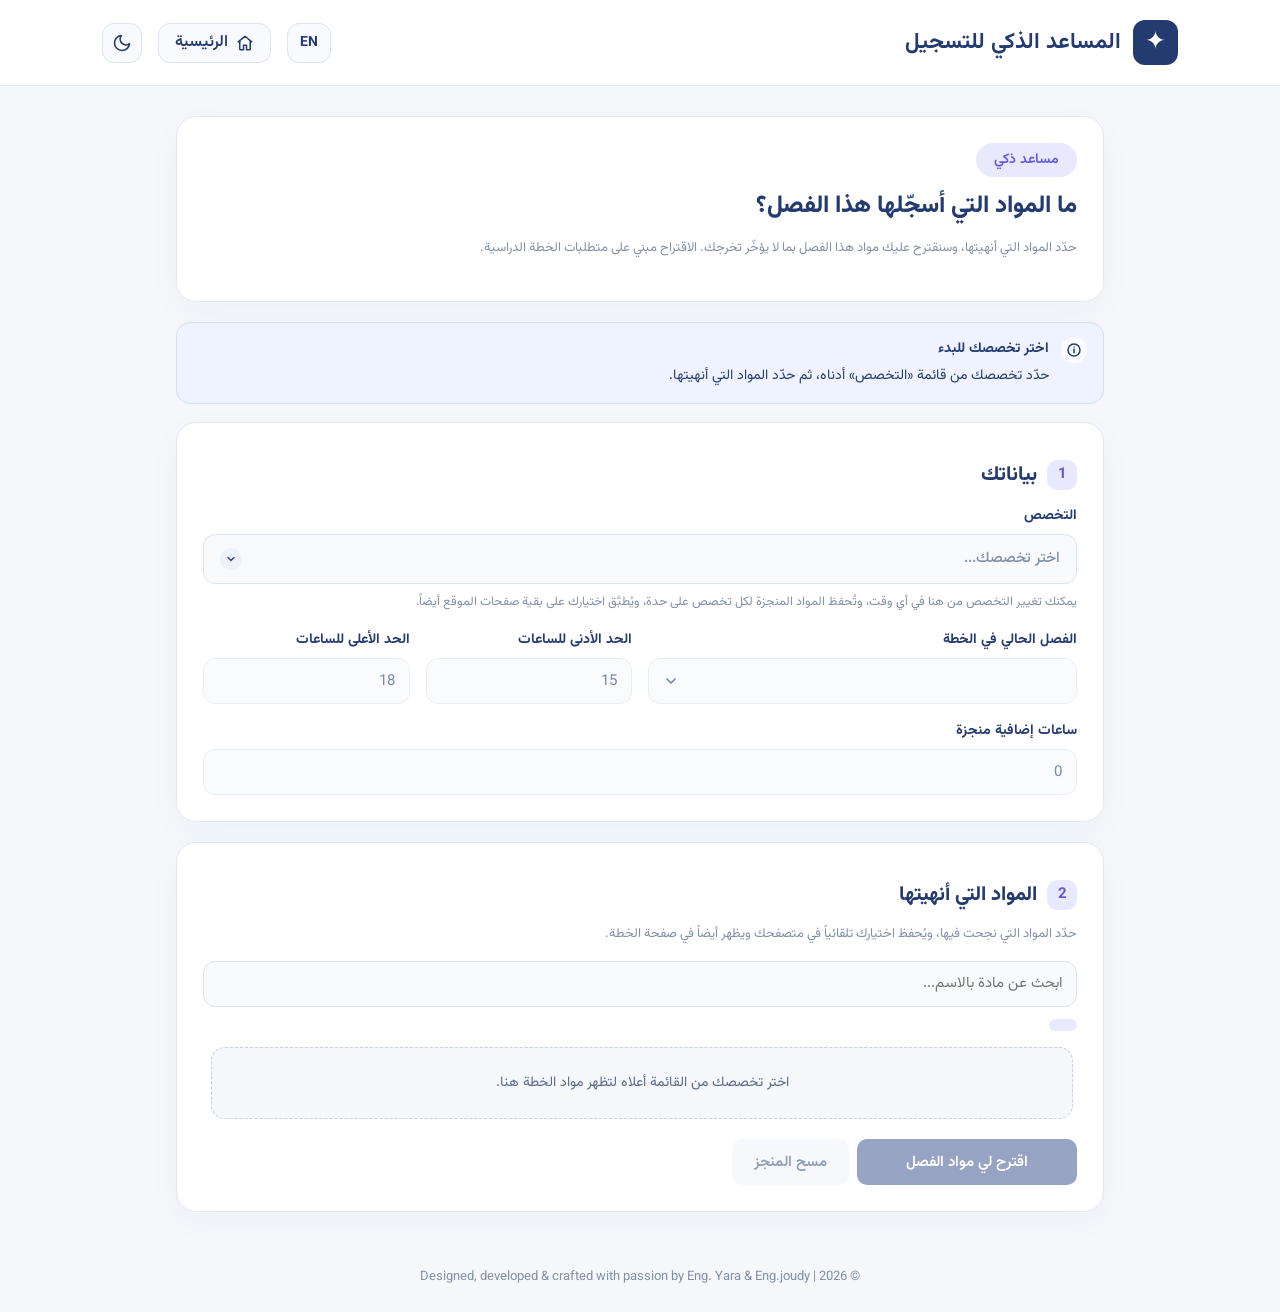
<file: ai.html>
<!DOCTYPE html>
<html lang="ar" dir="rtl">
<head>
    <meta charset="UTF-8">
    <meta name="viewport" content="width=device-width, initial-scale=1.0">
    <title>المساعد الذكي للتسجيل</title>

    <link rel="stylesheet" href="style1.css">
    <link rel="stylesheet" href="tools.css">
    <link rel="stylesheet" href="ai.css">
    <link rel="stylesheet" href="i18n.css">
    <script src="i18n-courses.js"></script>
    <script src="i18n-ui.js"></script>
    <script src="i18n.js"></script>

    <link href="https://fonts.googleapis.com/css2?family=Vazirmatn:wght@100..900&display=swap" rel="stylesheet">
    <script>
        try {
            if (localStorage.getItem("theme") === "dark") {
                document.documentElement.classList.add("dark");
            }
        } catch (e) {}
    </script>
</head>
<body>

    <!-- Header -->
    <header>
        <div class="logo">
            <span class="logo-icon">✦</span>
            <div><h2>المساعد الذكي للتسجيل</h2></div>
        </div>
        <div class="header-actions">
            <a href="index.html" class="home-link"><svg class="home-icon" viewBox="0 0 24 24" width="18" height="18" fill="none" stroke="currentColor" stroke-width="2" stroke-linecap="round" stroke-linejoin="round" aria-hidden="true"><path d="M3 10.5 12 3l9 7.5"/><path d="M5 9.5V20a1 1 0 0 0 1 1h4v-6h4v6h4a1 1 0 0 0 1-1V9.5"/></svg><span>الرئيسية</span></a>
            <button class="theme-toggle" type="button" onclick="toggleTheme()" aria-label="تبديل الوضع الداكن / الفاتح" title="الوضع الداكن / الفاتح">
                <svg class="icon-moon" viewBox="0 0 24 24" width="20" height="20" fill="none" stroke="currentColor" stroke-width="2" stroke-linecap="round" stroke-linejoin="round"><path d="M21 12.8A9 9 0 1 1 11.2 3a7 7 0 0 0 9.8 9.8z"/></svg>
                <svg class="icon-sun" viewBox="0 0 24 24" width="20" height="20" fill="none" stroke="currentColor" stroke-width="2" stroke-linecap="round" stroke-linejoin="round"><circle cx="12" cy="12" r="4"/><path d="M12 2v2M12 20v2M4.9 4.9l1.4 1.4M17.7 17.7l1.4 1.4M2 12h2M20 12h2M4.9 19.1l1.4-1.4M17.7 6.3l1.4-1.4"/></svg>
            </button>
        </div>
    </header>

    <main class="tool-main ai-main">

        <!-- 1) مقدمة -->
        <section class="tool-card ai-intro">
            <span class="tag">مساعد ذكي</span>
            <h2>ما المواد التي أسجّلها هذا الفصل؟</h2>
            <p class="tool-note">
                حدّد المواد التي أنهيتها، وسنقترح عليك مواد هذا الفصل بما لا يؤخّر تخرجك. الاقتراح مبني على متطلبات الخطة الدراسية.
            </p>
        </section>

        <!-- رسائل عامة (أخطاء / تنبيهات) -->
        <div class="ai-msgs" id="ai-err" role="alert" aria-live="polite"></div>

        <!-- 2) إعدادات الطالب -->
        <section class="tool-card" id="ai-setup">
            <h2><span class="ai-step">1</span> بياناتك</h2>
            <div class="ai-fields">
                <div class="ai-field ai-span-all">
                    <label for="ai-major">التخصص</label>
                    <select id="ai-major" class="ai-input" aria-describedby="ai-major-help"></select>
                    <small class="ai-help" id="ai-major-help">يمكنك تغيير التخصص من هنا في أي وقت، وتُحفظ المواد المنجزة لكل تخصص على حدة، ويُطبَّق اختيارك على بقية صفحات الموقع أيضاً.</small>
                </div>
                <div class="ai-field ai-span-2">
                    <label for="ai-term">الفصل الحالي في الخطة</label>
                    <select id="ai-term" class="ai-input"></select>
                </div>
                <div class="ai-field">
                    <label for="ai-min">الحد الأدنى للساعات</label>
                    <input type="number" id="ai-min" class="ai-input" min="1" max="30" value="15" inputmode="numeric">
                </div>
                <div class="ai-field">
                    <label for="ai-max">الحد الأعلى للساعات</label>
                    <input type="number" id="ai-max" class="ai-input" min="1" max="30" value="18" inputmode="numeric">
                </div>
                <div class="ai-field ai-span-all">
                    <label for="ai-extra">ساعات إضافية منجزة</label>
                    <input type="number" id="ai-extra" class="ai-input" min="0" max="180" value="0" inputmode="numeric">
                    
                </div>
            </div>
        </section>

        <!-- 3) المواد المنجزة -->
        <section class="tool-card" id="ai-done">
            <h2><span class="ai-step">2</span> المواد التي أنهيتها</h2>
            <p class="tool-note">حدّد المواد التي نجحت فيها، ويُحفظ اختيارك تلقائياً في متصفحك ويظهر أيضاً في صفحة الخطة.</p>
            <input type="search" id="ai-search" class="ai-search" placeholder="ابحث عن مادة بالاسم..." aria-label="بحث في المواد">
            <div class="ai-done-head">
                <div class="ai-done-count" id="ai-done-count"></div>
            </div>
            <div class="ai-done-list" id="ai-done-list"></div>
            <div class="tool-actions ai-main-actions">
                <button type="button" class="tool-btn" id="ai-run">اقترح لي مواد الفصل</button>
                <button type="button" class="tool-btn light" id="ai-reset">مسح المنجز</button>
            </div>
            <noscript><p class="ai-alert ai-alert-error">يتطلب المساعد تفعيل الجافاسكريبت في المتصفح.</p></noscript>
        </section>

        <!-- 4) الملخص -->
        <section class="tool-card" id="ai-summary-card" hidden>
            <h2><span class="ai-step">3</span> ملخص الاقتراح</h2>
            <div class="tool-results ai-stats" id="ai-summary"></div>
        </section>

        <!-- 5) المواد المقترحة -->
        <section class="tool-card" id="ai-pick-card" hidden>
            <h2><span class="ai-step">4</span> المواد المقترحة</h2>
            <div class="ai-balance" id="ai-balance"></div>
            <div class="ai-advice" id="ai-advice"></div>
            <div class="ai-courses" id="ai-picks"></div>
            <p class="ai-footnote" id="ai-footnote"></p>
        </section>

        <!-- 6) هل لا تناسبك المواد المقترحة؟ اختر بنفسك -->
        <section class="tool-card" id="ai-all-card" hidden>
            <details class="ai-fold" id="ai-swap" open>
                <summary><span class="ai-step">5</span> لم تناسبك المواد المقترحة؟ اختر مواداً أخرى</summary>
                <p class="tool-note">هذه كل المواد المتاحة لك الآن مرتبة من الأنسب إلى الأقل. حدّد المواد التي تريدها، وسيظهر لك فوراً هل مجموع ساعاتك مناسب، وهل يؤثر تأجيل المواد غير المختارة على موعد تخرجك، وهل ستجد مواد كافية في الفصل القادم.</p>
                <div class="ai-swap-status" id="ai-swap-status" aria-live="polite"></div>
                <div class="ai-swap-list" id="ai-all"></div>
                <div class="tool-actions">
                    <button type="button" class="tool-btn light" id="ai-swap-reset">استعادة المواد المقترحة</button>
                </div>
            </details>
        </section>

        <!-- 7) مواد مقفلة -->
        <section class="tool-card" id="ai-locked-card" hidden>
            <details class="ai-fold">
                <summary><span class="ai-step">6</span> مواد غير متاحة لك الآن <span class="ai-fold-count" id="ai-locked-count"></span></summary>
                <p class="tool-note">يلزمك إنجاز مادة أو أكثر قبل تسجيلها، وهي مذكورة أسفل كل مادة.</p>
                <div class="ai-courses" id="ai-locked"></div>
            </details>
        </section>

    </main>

    <footer>
        <p> © 2026 | Designed, developed & crafted with passion by Eng. Yara &
Eng.joudy</p>
    </footer>

    <script src="script.js"></script>
    <script src="ai-core.js"></script>   <!-- الدفعتان 2 و3: البيانات والحفظ والمتاح -->
    <script src="ai.js"></script>        <!-- الدفعة 4: الترتيب بالأولوية -->
    <script src="ai-pick.js"></script>   <!-- الدفعة 5: اختيار المواد وأسباب كل مادة -->
    <script src="ai-ui.js"></script>     <!-- الدفعة 6: ربط الواجهة وعرض النتائج -->

</body>
</html>
</file>
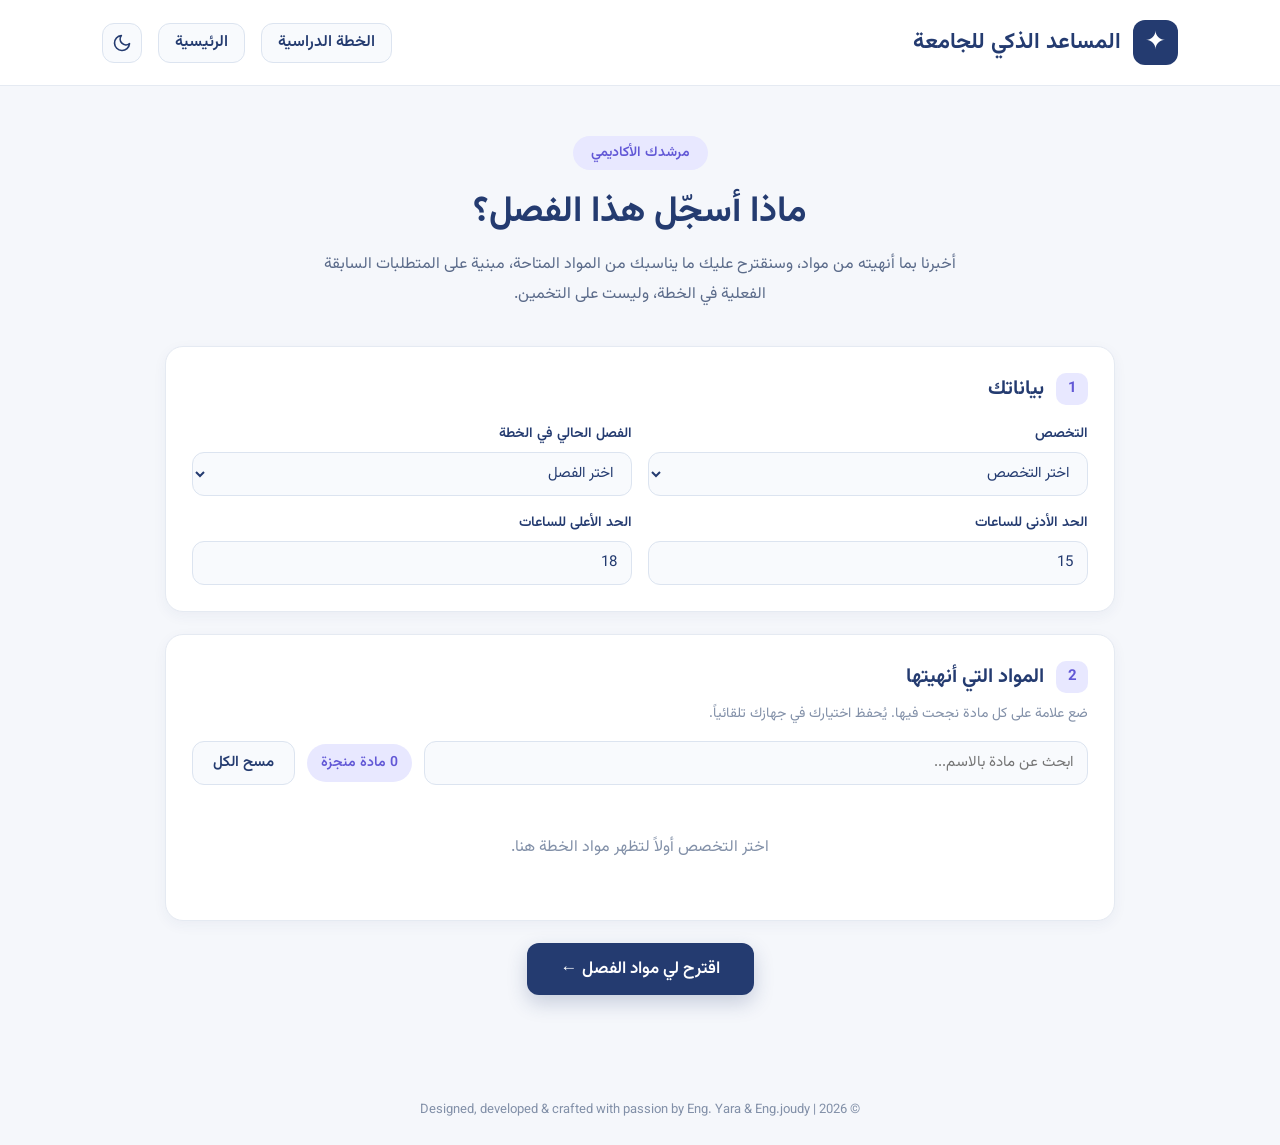
<file: assistant.html>
<!DOCTYPE html>
<html lang="ar" dir="rtl">
<head>
    <meta charset="UTF-8">
    <meta name="viewport" content="width=device-width, initial-scale=1.0">
    <title>المساعد الذكي لاختيار المواد</title>
    <link rel="stylesheet" href="style1.css">
    <link rel="stylesheet" href="assistant.css">
    <link rel="preconnect" href="https://fonts.googleapis.com">
    <link rel="preconnect" href="https://fonts.gstatic.com" crossorigin>
    <link href="https://fonts.googleapis.com/css2?family=Vazirmatn:wght@100..900&display=swap" rel="stylesheet">
    <script>
        try {
            if (localStorage.getItem("theme") === "dark") {
                document.documentElement.classList.add("dark");
            }
        } catch (e) {}
    </script>
</head>
<body>

    <!-- شاشة التحميل -->
    <div id="page-loader" aria-live="polite" aria-busy="true">
        <div class="loader-box">
            <div class="loader-ring"></div>
            <span class="loader-star">✦</span>
        </div>
        <p>جاري التحميل...</p>
    </div>

    <!-- الترويسة -->
    <header>
        <div class="logo">
            <span class="logo-icon">✦</span>
            <div>
                <h2>المساعد الذكي للجامعة</h2>
            </div>
        </div>

        <div class="header-actions">
            <a href="plan.html" class="home-link"><span>الخطة الدراسية</span></a>
            <a href="index.html" class="home-link"><span>الرئيسية</span></a>
            <button class="theme-toggle" type="button" onclick="toggleTheme()" aria-label="تبديل الوضع الداكن / الفاتح" title="الوضع الداكن / الفاتح">
                <svg class="icon-moon" viewBox="0 0 24 24" width="20" height="20" fill="none" stroke="currentColor" stroke-width="2" stroke-linecap="round" stroke-linejoin="round"><path d="M21 12.8A9 9 0 1 1 11.2 3a7 7 0 0 0 9.8 9.8z"/></svg>
                <svg class="icon-sun" viewBox="0 0 24 24" width="20" height="20" fill="none" stroke="currentColor" stroke-width="2" stroke-linecap="round" stroke-linejoin="round"><circle cx="12" cy="12" r="4"/><path d="M12 2v2M12 20v2M4.9 4.9l1.4 1.4M17.7 17.7l1.4 1.4M2 12h2M20 12h2M4.9 19.1l1.4-1.4M17.7 6.3l1.4-1.4"/></svg>
            </button>
        </div>
    </header>

    <main class="adv-main">

        <!-- العنوان -->
        <section class="adv-heading">
            <span class="tag">مرشدك الأكاديمي</span>
            <h1>ماذا أسجّل هذا الفصل؟</h1>
            <p class="description">
                أخبرنا بما أنهيته من مواد، وسنقترح عليك ما يناسبك من المواد المتاحة،
                مبنية على المتطلبات السابقة الفعلية في الخطة، وليست على التخمين.
            </p>
        </section>

        <!-- 1) بياناتك -->
        <section class="adv-card" id="adv-profile">
            <h2 class="adv-title"><span class="adv-num">1</span> بياناتك</h2>

            <div class="adv-grid">
                <div class="adv-field">
                    <label for="adv-major">التخصص</label>
                    <select id="adv-major">
                        <option value="">اختر التخصص</option>
                    </select>
                </div>

                <div class="adv-field">
                    <label for="adv-semester">الفصل الحالي في الخطة</label>
                    <select id="adv-semester">
                        <option value="">اختر الفصل</option>
                    </select>
                </div>

                <div class="adv-field">
                    <label for="adv-min">الحد الأدنى للساعات</label>
                    <input type="number" id="adv-min" value="15" min="1" max="30" inputmode="numeric">
                </div>

                <div class="adv-field">
                    <label for="adv-max">الحد الأعلى للساعات</label>
                    <input type="number" id="adv-max" value="18" min="1" max="30" inputmode="numeric">
                </div>
            </div>

            <p class="adv-error" id="adv-hours-error" hidden></p>
        </section>

        <!-- 2) المواد التي أنهيتها -->
        <section class="adv-card" id="adv-done">
            <h2 class="adv-title"><span class="adv-num">2</span> المواد التي أنهيتها</h2>
            <p class="adv-hint">ضع علامة على كل مادة نجحت فيها. يُحفظ اختيارك في جهازك تلقائياً.</p>

            <div class="adv-toolbar">
                <input type="search" id="adv-search" placeholder="ابحث عن مادة بالاسم..." aria-label="بحث في المواد">
                <span class="adv-counter" id="adv-done-count">0 مادة منجزة</span>
                <button type="button" class="adv-btn adv-btn-ghost" id="adv-clear-btn">مسح الكل</button>
            </div>

            <div class="adv-done-list" id="adv-done-list">
                <p class="adv-empty">اختر التخصص أولاً لتظهر مواد الخطة هنا.</p>
            </div>
        </section>

        <!-- زر الاقتراح -->
        <div class="adv-actions">
            <button type="button" class="adv-btn adv-btn-main" id="adv-suggest-btn">
                اقترح لي مواد الفصل
                <span>←</span>
            </button>
        </div>

        <!-- النتائج -->
        <div id="adv-results" hidden>

            <!-- 3) ملخص الاقتراح -->
            <section class="adv-card" id="adv-summary">
                <h2 class="adv-title"><span class="adv-num">3</span> ملخص الاقتراح</h2>
                <div class="adv-stats" id="adv-stats"></div>
                <p class="adv-note" id="adv-summary-note"></p>
            </section>

            <!-- 4) المواد المقترحة -->
            <section class="adv-card" id="adv-plan">
                <h2 class="adv-title"><span class="adv-num">4</span> المواد المقترحة</h2>
                <div class="adv-pick-list" id="adv-pick-list"></div>
            </section>

            <!-- 5) كل المواد المتاحة -->
            <section class="adv-card" id="adv-available">
                <h2 class="adv-title"><span class="adv-num">5</span> كل المواد المتاحة مرتبة بالأولوية</h2>
                <div class="adv-table-wrap">
                    <table class="adv-table">
                        <thead>
                            <tr>
                                <th>#</th>
                                <th>المادة</th>
                                <th>الساعات</th>
                                <th>تفتح</th>
                                <th>فصلها في الخطة</th>
                            </tr>
                        </thead>
                        <tbody id="adv-available-body"></tbody>
                    </table>
                </div>
            </section>

            <!-- 6) المواد غير المتاحة بعد -->
            <section class="adv-card" id="adv-locked">
                <h2 class="adv-title"><span class="adv-num">6</span> المواد غير المتاحة بعد</h2>
                <p class="adv-hint">ينقصك متطلب واحد أو أكثر قبل تسجيل هذه المواد.</p>
                <div class="adv-locked-list" id="adv-locked-list"></div>
            </section>

        </div>

    </main>

    <footer>
        <p> © 2026 | Designed, developed & crafted with passion by Eng. Yara &
Eng.joudy</p>
    </footer>

    <script src="script.js"></script>
</body>
</html>
</file>
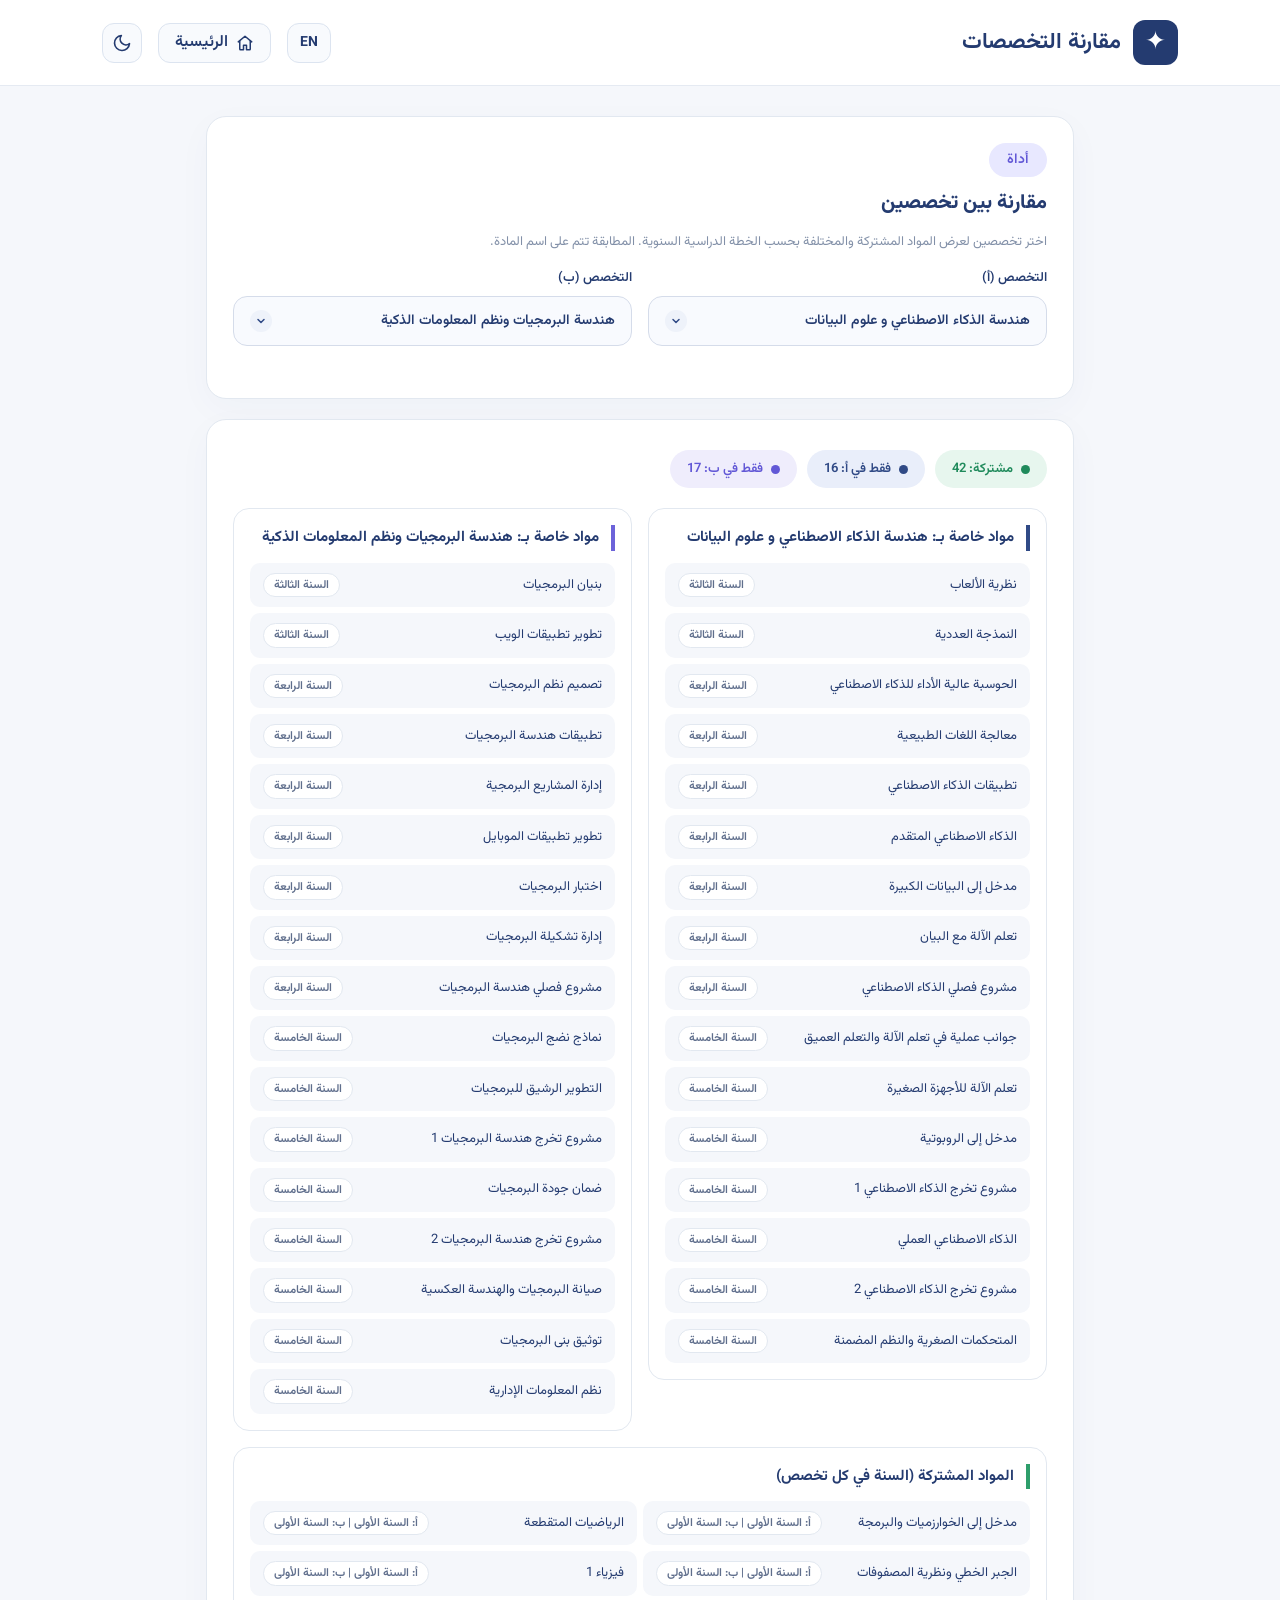
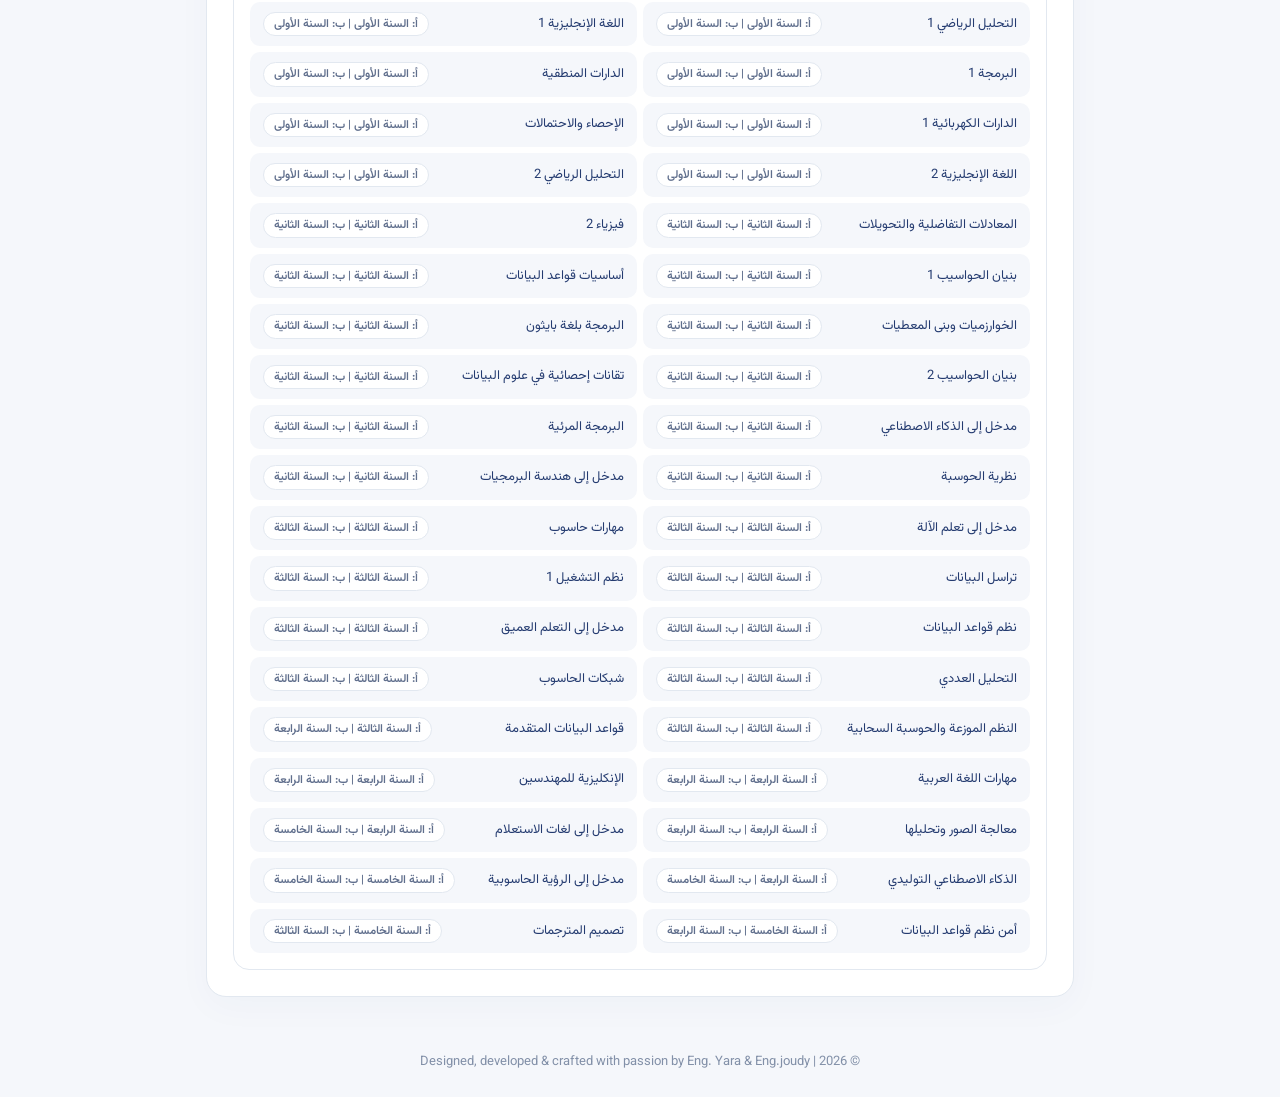
<file: compare.html>
<!DOCTYPE html>
<html lang="ar" dir="rtl">

<head>
    <meta charset="UTF-8">
<script>
/* مفتاح إغلاق الموقع: true = مقفل | false = شغّال */
(function () {
  var CLOSED = false;
  if (!CLOSED) return;
  document.open();
  document.write(
    '<!DOCTYPE html><html lang="ar" dir="rtl"><head><meta charset="utf-8">' +
    '<meta name="viewport" content="width=device-width, initial-scale=1">' +
    '<title>الموقع متوقف مؤقتًا</title>' +
    '<style>@keyframes sp-bob{0%,100%{transform:translateY(0)}50%{transform:translateY(-12px)}}' +
    '@keyframes sp-fade{0%,100%{opacity:.45}50%{opacity:1}}' +
    '.sp-big{font-size:84px;line-height:1.1;animation:sp-bob 2.4s ease-in-out infinite}' +
    '.sp-row{margin-top:14px;font-size:30px;letter-spacing:10px}' +
    '.sp-row span{display:inline-block;animation:sp-fade 2s ease-in-out infinite}' +
    '.sp-row span:nth-child(2){animation-delay:.4s}.sp-row span:nth-child(3){animation-delay:.8s}' +
    '@media (prefers-reduced-motion:reduce){.sp-big,.sp-row span{animation:none}}</style></head>' +
    '<body style="margin:0;min-height:100vh;display:flex;align-items:center;justify-content:center;' +
    'background:#F5F7FB;color:#243B70;font-family:Tahoma,Arial,sans-serif;text-align:center;padding:20px">' +
    '<div><div class="sp-big" aria-hidden="true">🚧</div>' +
    '<div class="sp-row" aria-hidden="true"><span>🛠️</span><span>⏳</span><span>✨</span></div>' +
    '<h1>الموقع متوقف مؤقتًا</h1><p>سيعود قريبًا .</p></div>' +
    '<' + '/body></' + 'html>'
  );
  document.close();
  window.stop();
})();
</script>
    <meta name="viewport" content="width=device-width, initial-scale=1.0">

    <title>مقارنة التخصصات</title>

    <link rel="stylesheet" href="style1.css">
    <link rel="stylesheet" href="tools.css">
    <link rel="stylesheet" href="i18n.css">
    <script src="i18n-courses.js"></script>
    <script src="i18n-ui.js"></script>
    <script src="i18n.js"></script>

    <link rel="preconnect" href="https://fonts.googleapis.com">
    <link rel="preconnect" href="https://fonts.gstatic.com" crossorigin>
    <link href="https://fonts.googleapis.com/css2?family=Vazirmatn:wght@100..900&display=swap" rel="stylesheet">
    <script>
        try {
            if (localStorage.getItem("theme") === "dark") {
                document.documentElement.classList.add("dark");
            }
        } catch (e) {}
    </script>
</head>

<body>
    <!-- Page loader -->
    <div id="page-loader" aria-live="polite" aria-busy="true">
        <div class="loader-box">
            <div class="loader-ring"></div>
            <span class="loader-star">✦</span>
        </div>
        <p>جاري التحميل...</p>
    </div>


    <!-- Header -->
    <header>

        <div class="logo">
            <span class="logo-icon">✦</span>

            <div>
                
                <h2>مقارنة التخصصات</h2>
            </div>
        </div>

        <div class="header-actions">
            <a href="index.html" class="home-link"><svg class="home-icon" viewBox="0 0 24 24" width="18" height="18" fill="none" stroke="currentColor" stroke-width="2" stroke-linecap="round" stroke-linejoin="round" aria-hidden="true"><path d="M3 10.5 12 3l9 7.5"/><path d="M5 9.5V20a1 1 0 0 0 1 1h4v-6h4v6h4a1 1 0 0 0 1-1V9.5"/></svg><span>الرئيسية</span></a>
            <button class="theme-toggle" type="button" onclick="toggleTheme()" aria-label="تبديل الوضع الداكن / الفاتح" title="الوضع الداكن / الفاتح">
                <svg class="icon-moon" viewBox="0 0 24 24" width="20" height="20" fill="none" stroke="currentColor" stroke-width="2" stroke-linecap="round" stroke-linejoin="round"><path d="M21 12.8A9 9 0 1 1 11.2 3a7 7 0 0 0 9.8 9.8z"/></svg>
                <svg class="icon-sun" viewBox="0 0 24 24" width="20" height="20" fill="none" stroke="currentColor" stroke-width="2" stroke-linecap="round" stroke-linejoin="round"><circle cx="12" cy="12" r="4"/><path d="M12 2v2M12 20v2M4.9 4.9l1.4 1.4M17.7 17.7l1.4 1.4M2 12h2M20 12h2M4.9 19.1l1.4-1.4M17.7 6.3l1.4-1.4"/></svg>
            </button>
        </div>

    </header>


    <!-- Main -->
    <main class="tool-main">
<section class="tool-card">
<span class="tag">أداة</span>
<h2>مقارنة بين تخصصين</h2>
<p class="tool-note">اختر تخصصين لعرض المواد المشتركة والمختلفة بحسب الخطة الدراسية السنوية. المطابقة تتم على اسم المادة.</p>
<div class="tool-fields">
<label class="tool-field">التخصص (أ)<select class="tool-select" id="cmp-a"></select></label>
<label class="tool-field">التخصص (ب)<select class="tool-select" id="cmp-b"></select></label>
</div>
<p class="tool-err" id="cmp-err" aria-live="polite"></p>
</section>
<section class="tool-card" id="cmp-out">
<div class="cmp-stats" id="cmp-stats"></div>
<div class="cmp-cols">
<div class="cmp-box"><h3 id="cmp-ta"></h3><ul id="cmp-la"></ul></div>
<div class="cmp-box"><h3 id="cmp-tb"></h3><ul id="cmp-lb"></ul></div>
</div>
<div class="cmp-shared cmp-box"><h3 style="margin-top:16px">المواد المشتركة (السنة في كل تخصص)</h3><ul id="cmp-ls"></ul></div>
</section>
</main>
<!-- Footer -->
    <footer>
        <p> © 2026 | Designed, developed & crafted with passion by Eng. Yara & 
Eng.joudy</p>
    </footer>


    <script src="script.js"></script>
    <script src="tools.js"></script>
</body>
</html>
</file>
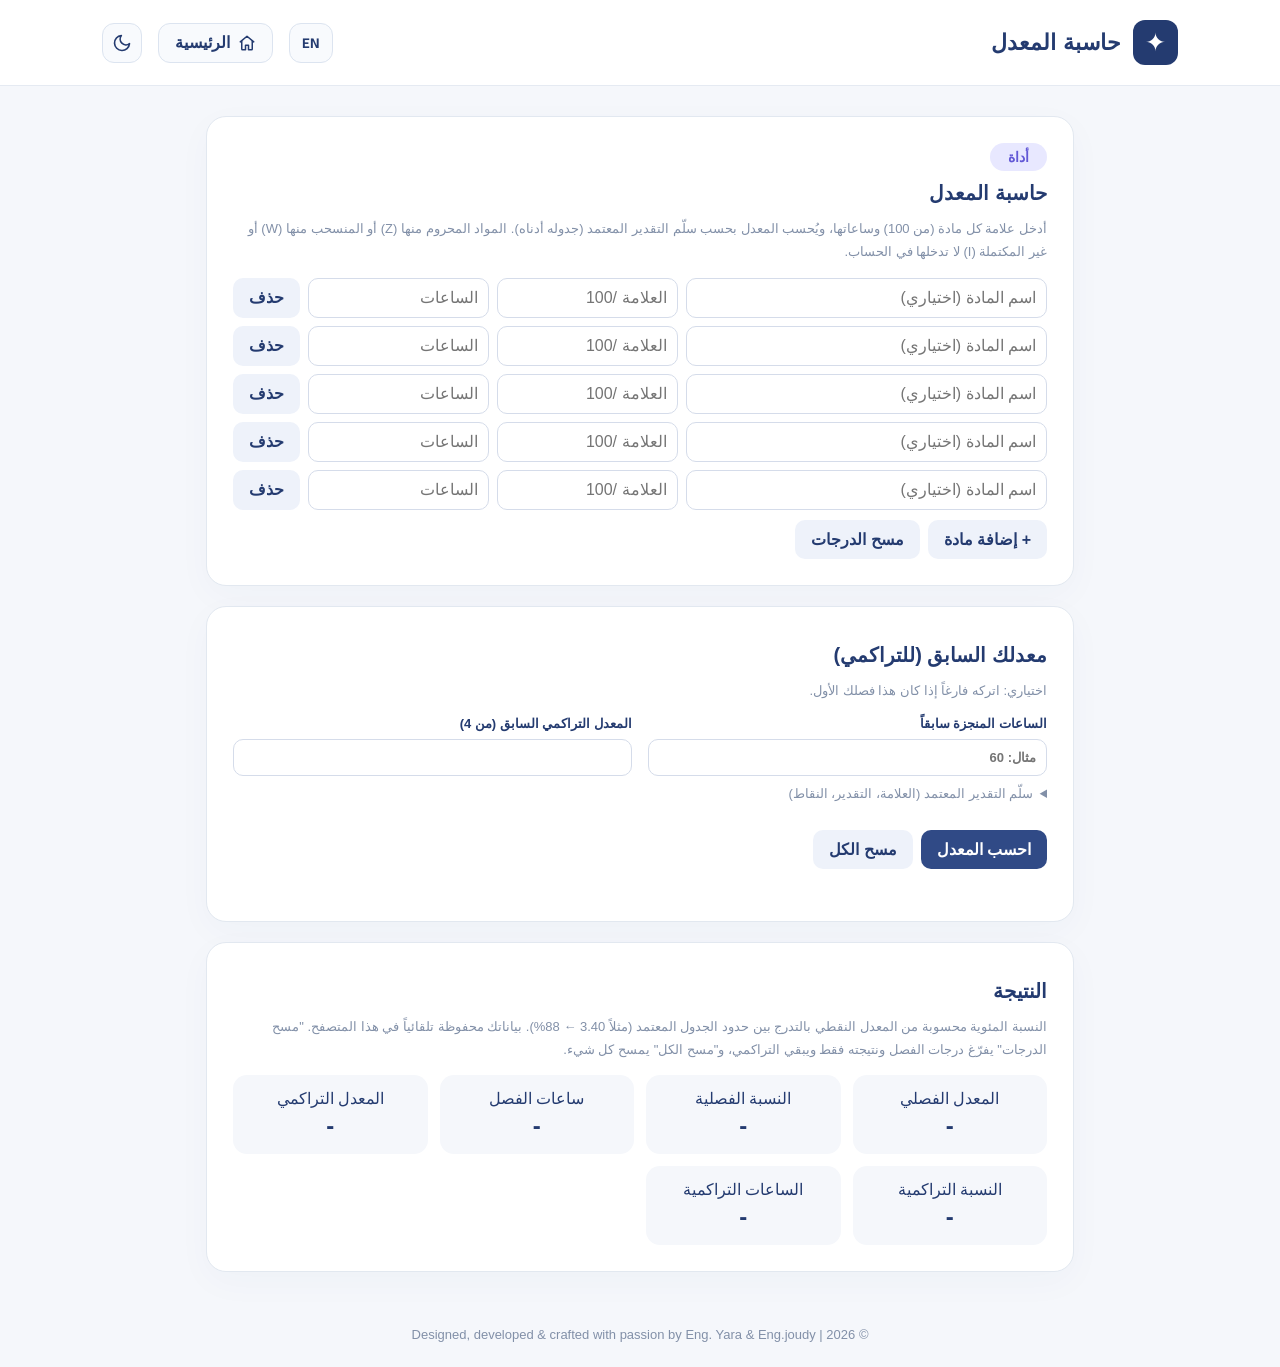
<file: gpa.html>
<!DOCTYPE html>
<html lang="ar" dir="rtl">

<head>
    <meta charset="UTF-8">
<script>
/* مفتاح إغلاق الموقع: true = مقفل | false = شغّال */
(function () {
  var CLOSED = false;
  if (!CLOSED) return;
  document.open();
  document.write(
    '<!DOCTYPE html><html lang="ar" dir="rtl"><head><meta charset="utf-8">' +
    '<meta name="viewport" content="width=device-width, initial-scale=1">' +
    '<title>الموقع متوقف مؤقتًا</title>' +
    '<style>@keyframes sp-bob{0%,100%{transform:translateY(0)}50%{transform:translateY(-12px)}}' +
    '@keyframes sp-fade{0%,100%{opacity:.45}50%{opacity:1}}' +
    '.sp-big{font-size:84px;line-height:1.1;animation:sp-bob 2.4s ease-in-out infinite}' +
    '.sp-row{margin-top:14px;font-size:30px;letter-spacing:10px}' +
    '.sp-row span{display:inline-block;animation:sp-fade 2s ease-in-out infinite}' +
    '.sp-row span:nth-child(2){animation-delay:.4s}.sp-row span:nth-child(3){animation-delay:.8s}' +
    '@media (prefers-reduced-motion:reduce){.sp-big,.sp-row span{animation:none}}</style></head>' +
    '<body style="margin:0;min-height:100vh;display:flex;align-items:center;justify-content:center;' +
    'background:#F5F7FB;color:#243B70;font-family:Tahoma,Arial,sans-serif;text-align:center;padding:20px">' +
    '<div><div class="sp-big" aria-hidden="true">🚧</div>' +
    '<div class="sp-row" aria-hidden="true"><span>🛠️</span><span>⏳</span><span>✨</span></div>' +
    '<h1>الموقع متوقف مؤقتًا</h1><p>سيعود قريبًا .</p></div>' +
    '<' + '/body></' + 'html>'
  );
  document.close();
  window.stop();
})();
</script>
    <meta name="viewport" content="width=device-width, initial-scale=1.0">

    <title>حاسبة المعدل</title>

    <link rel="stylesheet" href="style1.css">
    <link rel="stylesheet" href="tools.css">
    <link rel="stylesheet" href="i18n.css">
    <script src="i18n-courses.js"></script>
    <script src="i18n-ui.js"></script>
    <script src="i18n.js"></script>

    <link href="https://fonts.googleapis.com/css2?family=Cairo:wght@400;500;600;700;800&display=swap" rel="stylesheet">
    <script>
        try {
            if (localStorage.getItem("theme") === "dark") {
                document.documentElement.classList.add("dark");
            }
        } catch (e) {}
    </script>
</head>

<body>
    <!-- Page loader -->
    <div id="page-loader" aria-live="polite" aria-busy="true">
        <div class="loader-box">
            <div class="loader-ring"></div>
            <span class="loader-star">✦</span>
        </div>
        <p>جاري التحميل...</p>
    </div>


    <!-- Header -->
    <header>

        <div class="logo">
            <span class="logo-icon">✦</span>

            <div>
                
                <h2>حاسبة المعدل</h2>
            </div>
        </div>

        <div class="header-actions">
            <a href="index.html" class="home-link"><svg class="home-icon" viewBox="0 0 24 24" width="18" height="18" fill="none" stroke="currentColor" stroke-width="2" stroke-linecap="round" stroke-linejoin="round" aria-hidden="true"><path d="M3 10.5 12 3l9 7.5"/><path d="M5 9.5V20a1 1 0 0 0 1 1h4v-6h4v6h4a1 1 0 0 0 1-1V9.5"/></svg><span>الرئيسية</span></a>
            <button class="theme-toggle" type="button" onclick="toggleTheme()" aria-label="تبديل الوضع الداكن / الفاتح" title="الوضع الداكن / الفاتح">
                <svg class="icon-moon" viewBox="0 0 24 24" width="20" height="20" fill="none" stroke="currentColor" stroke-width="2" stroke-linecap="round" stroke-linejoin="round"><path d="M21 12.8A9 9 0 1 1 11.2 3a7 7 0 0 0 9.8 9.8z"/></svg>
                <svg class="icon-sun" viewBox="0 0 24 24" width="20" height="20" fill="none" stroke="currentColor" stroke-width="2" stroke-linecap="round" stroke-linejoin="round"><circle cx="12" cy="12" r="4"/><path d="M12 2v2M12 20v2M4.9 4.9l1.4 1.4M17.7 17.7l1.4 1.4M2 12h2M20 12h2M4.9 19.1l1.4-1.4M17.7 6.3l1.4-1.4"/></svg>
            </button>
        </div>

    </header>


    <!-- Main -->
    <main class="tool-main">
<section class="tool-card">
<span class="tag">أداة</span>
<h2>حاسبة المعدل</h2>
<p class="tool-note">أدخل علامة كل مادة (من 100) وساعاتها، ويُحسب المعدل بحسب سلّم التقدير المعتمد (جدوله أدناه). المواد المحروم منها (Z) أو المنسحب منها (W) أو غير المكتملة (I) لا تدخلها في الحساب.</p>
<div id="gpa-rows"></div>
<div class="tool-actions"><button type="button" class="tool-btn light" id="gpa-add">+ إضافة مادة</button>
<button type="button" class="tool-btn light" id="gpa-clear-grades">مسح الدرجات</button></div>
</section>
<section class="tool-card">
<h2>معدلك السابق (للتراكمي)</h2>
<p class="tool-note">اختياري: اتركه فارغاً إذا كان هذا فصلك الأول.</p>
<div class="tool-fields">
<label class="tool-field">الساعات المنجزة سابقاً<input type="number" id="prev-hours" min="0" placeholder="مثال: 60"></label>
<label class="tool-field">المعدل التراكمي السابق (من 4)<input type="number" id="prev-gpa" min="0" max="4" step="0.01"></label>
</div>
<details><summary class="tool-note" style="cursor:pointer">سلّم التقدير المعتمد (العلامة، التقدير، النقاط)</summary><div id="gpa-scale"></div></details>
<div class="tool-actions"><button type="button" class="tool-btn" id="gpa-calc">احسب المعدل</button>
<button type="button" class="tool-btn light" id="gpa-clear">مسح الكل</button></div>
<p class="tool-err" id="gpa-err" aria-live="polite"></p>
</section>
<section class="tool-card">
<h2>النتيجة</h2>
<p class="tool-note">النسبة المئوية محسوبة من المعدل النقطي بالتدرج بين حدود الجدول المعتمد (مثلاً 3.40 ← 88%). بياناتك محفوظة تلقائياً في هذا المتصفح. "مسح الدرجات" يفرّغ درجات الفصل ونتيجته فقط ويبقي التراكمي، و"مسح الكل" يمسح كل شيء.</p>
<div class="tool-results">
<div class="tool-res">المعدل الفصلي<b id="r-sem-gpa">-</b></div>
<div class="tool-res">النسبة الفصلية<b id="r-sem-avg">-</b></div>
<div class="tool-res">ساعات الفصل<b id="r-sem-h">-</b></div>
<div class="tool-res">المعدل التراكمي<b id="r-cum-gpa">-</b></div>
<div class="tool-res">النسبة التراكمية<b id="r-cum-avg">-</b></div>
<div class="tool-res">الساعات التراكمية<b id="r-cum-h">-</b></div>
</div>
</section>
</main>
<!-- Footer -->
    <footer>
        <p> © 2026 | Designed, developed & crafted with passion by Eng. Yara & 
Eng.joudy</p>
    </footer>


    <script src="script.js"></script>
    <script src="tools.js"></script>
</body>
</html>
</file>
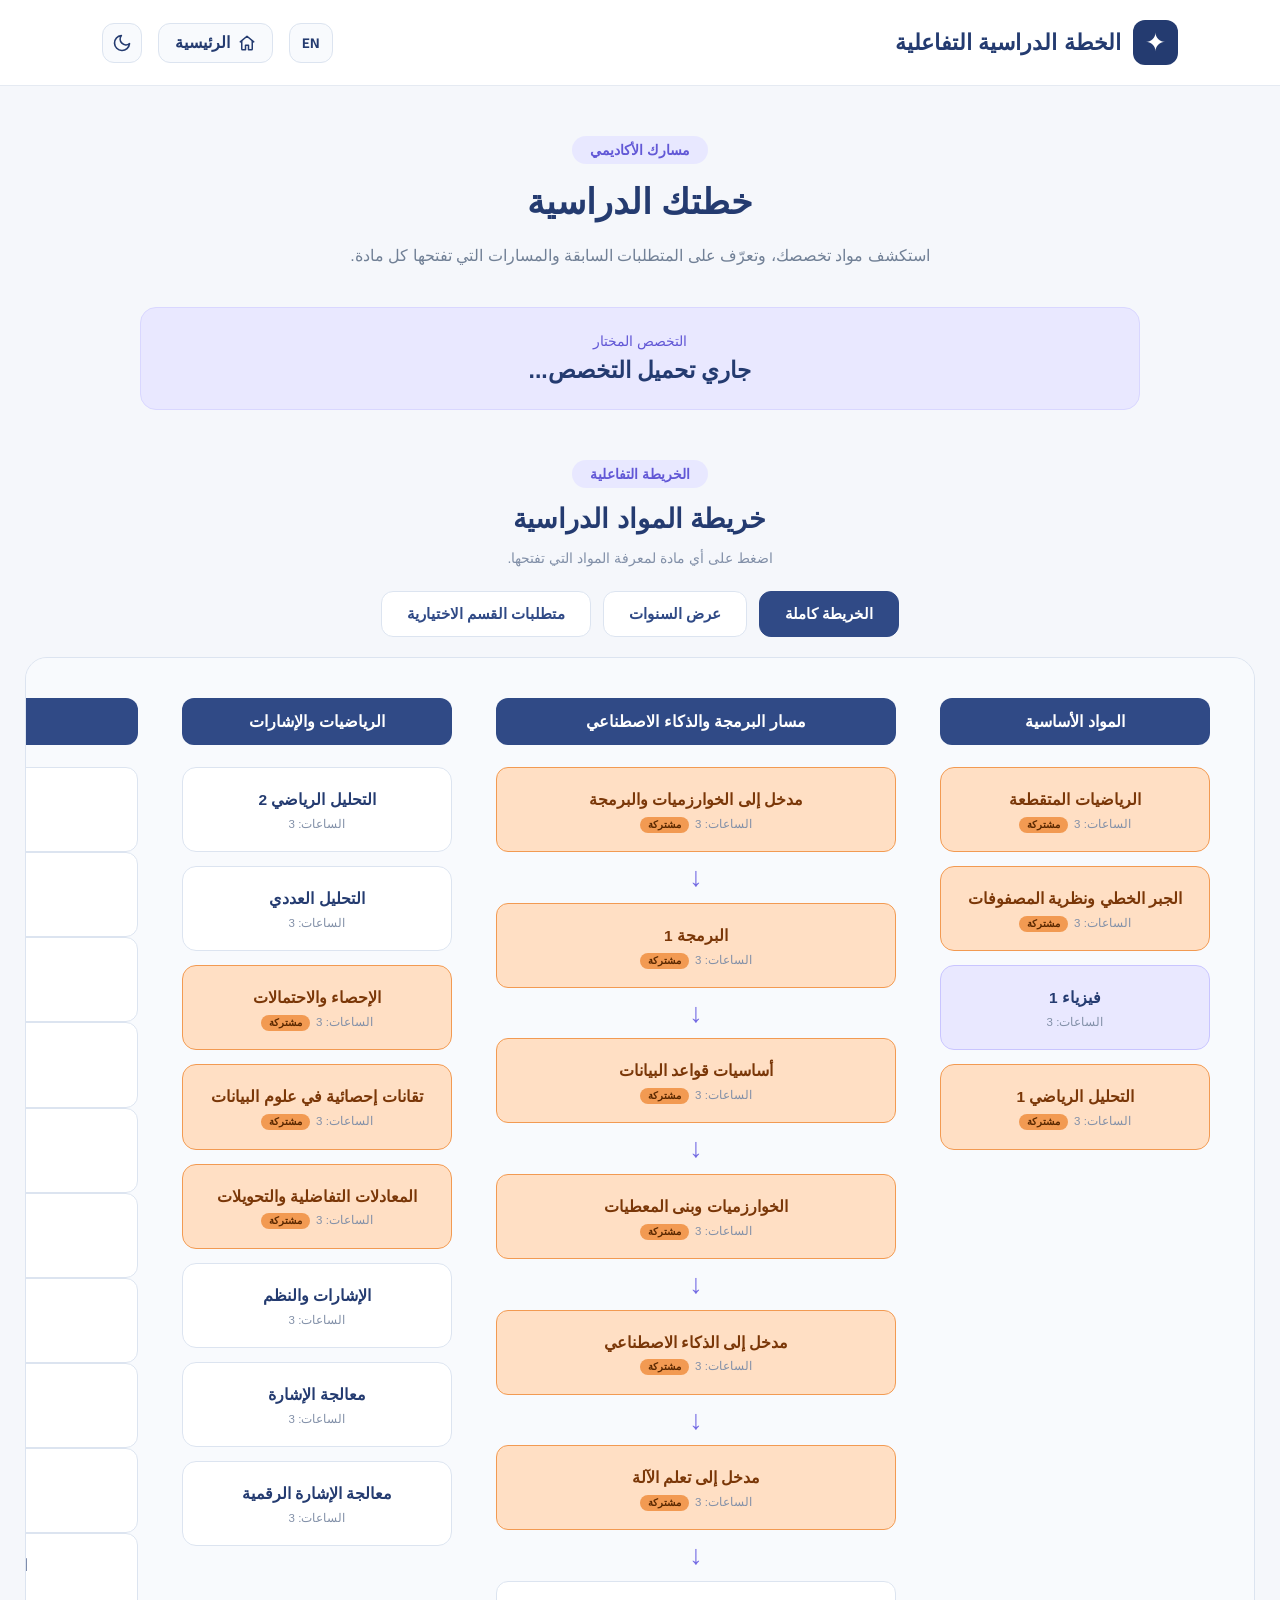
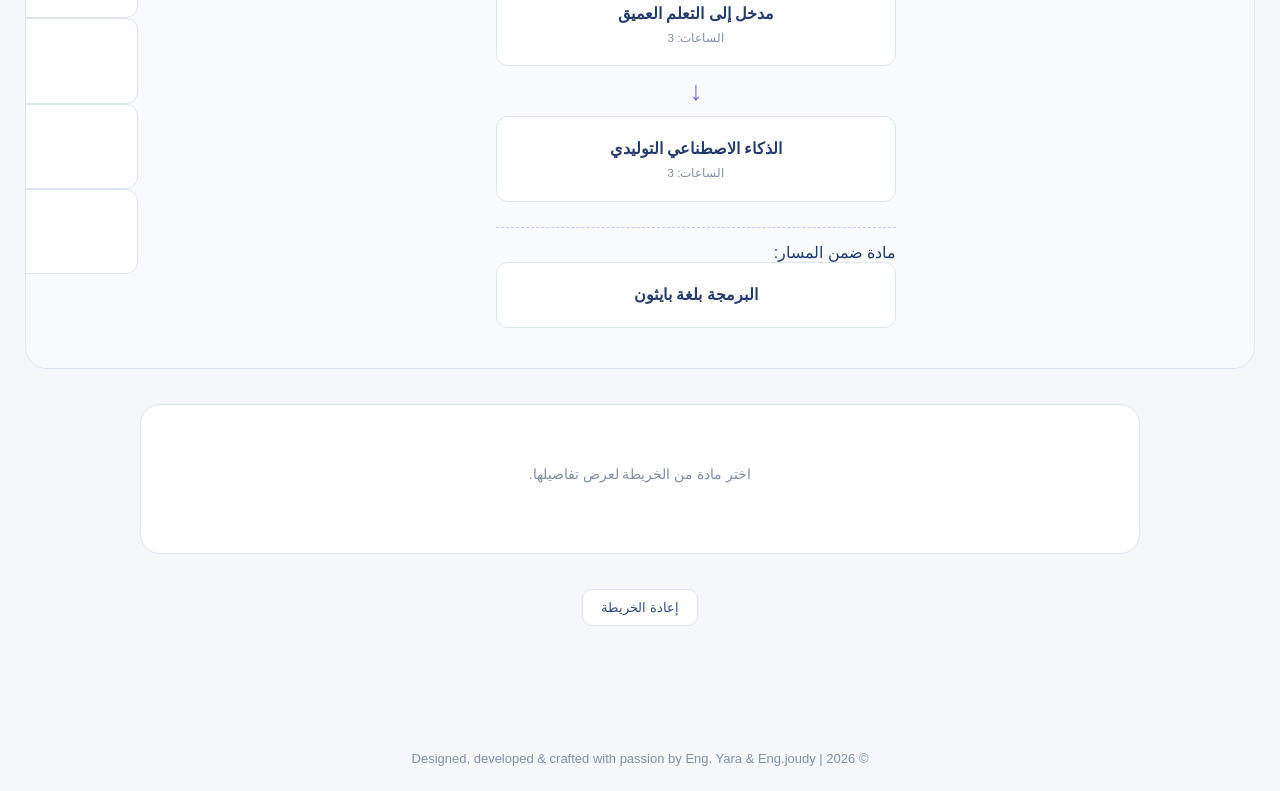
<file: plan.html>
<!DOCTYPE html>
<html lang="ar" dir="rtl">

<head>
    <meta charset="UTF-8">
<script>
/* مفتاح إغلاق الموقع: true = مقفل | false = شغّال */
(function () {
  var CLOSED = false;
  if (!CLOSED) return;
  document.open();
  document.write(
    '<!DOCTYPE html><html lang="ar" dir="rtl"><head><meta charset="utf-8">' +
    '<meta name="viewport" content="width=device-width, initial-scale=1">' +
    '<title>الموقع متوقف مؤقتًا</title>' +
    '<style>@keyframes sp-bob{0%,100%{transform:translateY(0)}50%{transform:translateY(-12px)}}' +
    '@keyframes sp-fade{0%,100%{opacity:.45}50%{opacity:1}}' +
    '.sp-big{font-size:84px;line-height:1.1;animation:sp-bob 2.4s ease-in-out infinite}' +
    '.sp-row{margin-top:14px;font-size:30px;letter-spacing:10px}' +
    '.sp-row span{display:inline-block;animation:sp-fade 2s ease-in-out infinite}' +
    '.sp-row span:nth-child(2){animation-delay:.4s}.sp-row span:nth-child(3){animation-delay:.8s}' +
    '@media (prefers-reduced-motion:reduce){.sp-big,.sp-row span{animation:none}}</style></head>' +
    '<body style="margin:0;min-height:100vh;display:flex;align-items:center;justify-content:center;' +
    'background:#F5F7FB;color:#243B70;font-family:Tahoma,Arial,sans-serif;text-align:center;padding:20px">' +
    '<div><div class="sp-big" aria-hidden="true">🚧</div>' +
    '<div class="sp-row" aria-hidden="true"><span>🛠️</span><span>⏳</span><span>✨</span></div>' +
    '<h1>الموقع متوقف مؤقتًا</h1><p>سيعود قريبًا .</p></div>' +
    '<' + '/body></' + 'html>'
  );
  document.close();
  window.stop();
})();
</script>
    <meta name="viewport" content="width=device-width, initial-scale=1.0">

    <title>الخطة الدراسية</title>

    <link rel="stylesheet" href="style1.css">
    <link rel="stylesheet" href="progress.css">
    <link rel="stylesheet" href="i18n.css">
    <script src="i18n-courses.js"></script>
    <script src="i18n-ui.js"></script>
    <script src="i18n.js"></script>

    <link href="https://fonts.googleapis.com/css2?family=Cairo:wght@400;500;600;700;800&display=swap" rel="stylesheet">
    <script>
        try {
            if (localStorage.getItem("theme") === "dark") {
                document.documentElement.classList.add("dark");
            }
        } catch (e) {}
    </script>
</head>

<body>
    <!-- Page loader -->
    <div id="page-loader" aria-live="polite" aria-busy="true">
        <div class="loader-box">
            <div class="loader-ring"></div>
            <span class="loader-star">✦</span>
        </div>
        <p>جاري التحميل...</p>
    </div>


    <!-- Header -->
    <header>

        <div class="logo">
            <span class="logo-icon">✦</span>

            <div>
                
                <h2>الخطة الدراسية التفاعلية</h2>
            </div>
        </div>

        <div class="header-actions">
            <a href="index.html" class="home-link"><svg class="home-icon" viewBox="0 0 24 24" width="18" height="18" fill="none" stroke="currentColor" stroke-width="2" stroke-linecap="round" stroke-linejoin="round" aria-hidden="true"><path d="M3 10.5 12 3l9 7.5"/><path d="M5 9.5V20a1 1 0 0 0 1 1h4v-6h4v6h4a1 1 0 0 0 1-1V9.5"/></svg><span>الرئيسية</span></a>
            <button class="theme-toggle" type="button" onclick="toggleTheme()" aria-label="تبديل الوضع الداكن / الفاتح" title="الوضع الداكن / الفاتح">
                <svg class="icon-moon" viewBox="0 0 24 24" width="20" height="20" fill="none" stroke="currentColor" stroke-width="2" stroke-linecap="round" stroke-linejoin="round"><path d="M21 12.8A9 9 0 1 1 11.2 3a7 7 0 0 0 9.8 9.8z"/></svg>
                <svg class="icon-sun" viewBox="0 0 24 24" width="20" height="20" fill="none" stroke="currentColor" stroke-width="2" stroke-linecap="round" stroke-linejoin="round"><circle cx="12" cy="12" r="4"/><path d="M12 2v2M12 20v2M4.9 4.9l1.4 1.4M17.7 17.7l1.4 1.4M2 12h2M20 12h2M4.9 19.1l1.4-1.4M17.7 6.3l1.4-1.4"/></svg>
            </button>
        </div>

    </header>


    <!-- Main -->
    <main class="plan-main">

        <section class="plan-heading">

            <span class="tag">مسارك الأكاديمي</span>

            <h1>خطتك الدراسية</h1>

            <p class="description">
                استكشف مواد تخصصك، وتعرّف على المتطلبات السابقة
                والمسارات التي تفتحها كل مادة.
            </p>

        </section>


        <!-- Selected Specialization -->
        <section class="chosen-major">

            <p>التخصص المختار</p>

            <h2 id="major-name">
                جاري تحميل التخصص...
            </h2>

        </section>


       
<!-- Interactive Study Map -->

<section class="interactive-map">

    <div class="map-title">
        <span class="tag">الخريطة التفاعلية</span>

        <h2>خريطة المواد الدراسية</h2>

        <p>
            اضغط على أي مادة لمعرفة المواد التي تفتحها.
        </p>
    </div>

   
<!-- View Options -->
<div class="map-controls">

    <button id="full-map-btn"
            class="view-btn active"
            onclick="showFullMap()">
        الخريطة كاملة
    </button>

    <button id="years-btn"
            class="view-btn"
            onclick="showYears()">
        عرض السنوات
    </button>

    <button id="electives-btn"
            class="view-btn"
            onclick="showElectives()">
        متطلبات القسم الاختيارية
    </button>

</div>

<!-- Original Interactive Map -->
<div id="full-map-view">

    <div class="map-container" id="map-container">

        <div class="course-map" id="course-map">
            <!-- Original map generated by JavaScript -->
        </div>

    </div>

    <!-- Original Course Details -->
    <div class="course-details" id="course-details">

        <p class="details-hint">
            اختر مادة من الخريطة لعرض تفاصيلها.
        </p>

    </div>

    <div class="map-controls">
        <button onclick="resetMap()">
            إعادة الخريطة
        </button>
    </div>

</div>

<!-- New Years View -->
<!-- Department electives view -->
<div id="electives-view" style="display: none;">
    <div id="electives-container"></div>
</div>

<div id="years-view" style="display: none;">

    <div id="years-container"></div>

    <div class="course-details" id="year-course-details">
        <p class="details-hint">
            اختر مادة من السنوات لعرض تفاصيلها.
        </p>
    </div>

</div>

    

</section>

    </main>


    <!-- Footer -->
    <footer>
        <p> © 2026 | Designed, developed & crafted with passion by Eng. Yara & 
Eng.joudy</p>
    </footer>


    <script src="script.js"></script>
    <script src="progress.js"></script>

</body>
</html>
</file>
<file: style1.css>
.vazirmatn {
  font-family: "Vazirmatn", sans-serif;
  font-optical-sizing: auto;
  font-weight: 400;
  font-style: normal;
}

*{
    margin: 0;
    padding: 0;
    box-sizing: border-box;
}
body{
    font-family: 'Vazirmatn', sans-serif;
    background-color: #F5F7FB;
    color: #243B70;
}

/* Header */

header {
    display: flex;
    justify-content: space-between;
    align-items: center;

    padding: 20px 8%;

    background-color: white;
    border-bottom: 1px solid #E5EAF2;

    /* keep the top bar visible while scrolling */
    position: sticky;
    top: 0;
    z-index: 100;
}

.logo {
    display: flex;
    align-items: center;
    gap: 12px;
}

.logo-icon {
    background-color: #243B70;
    color: white;

    width: 45px;
    height: 45px;

    display: flex;
    justify-content: center;
    align-items: center;

    border-radius: 12px;
    font-size: 25px;
}

.logo h2 {
    font-size: 22px;
}

.logo p {
    font-size: 12px;
    color: #8290A8;
}

.home-link {
    display: inline-flex;
    align-items: center;
    justify-content: center;
    gap: 8px;

    height: 40px;
    padding: 0 16px;

    border-radius: 12px;
    border: 1px solid #DCE4F0;
    background-color: #F8FAFD;

    text-decoration: none;
    color: #243B70;
    font-weight: 600;
    white-space: nowrap;

    transition: 0.2s;
}

.home-link:hover {
    background-color: #E9E8FF;
    border-color: #746BE3;
}

.home-link .home-icon {
    flex-shrink: 0;
}


/* Main */

main {
    max-width: 1000px;
    margin: auto;
    padding: 60px 25px;
}


/* Hero Section */

.hero {
    text-align: center;
    margin-bottom: 40px;
}

.tag {
    display: inline-block;

    background-color: #E8E8FF;
    color: #6258D6;

    padding: 6px 18px;
    border-radius: 20px;

    font-size: 14px;
    font-weight: 600;
}

.hero h1 {
    font-size: 38px;
    margin: 20px 0;
    line-height: 1.7;
}

.hero h1 span {
    color: #746BE3;
}

.description {
    color: #718096;
    font-size: 16px;
    line-height: 2;
    max-width: 600px;
    margin: auto;
}


/* Major Section */

.major-section {
    background-color: white;

    max-width: 650px;
    margin: auto;

    padding: 35px;
    border-radius: 20px;

    border: 1px solid #E2E8F0;
    box-shadow: 0 10px 35px #243B7008;

    text-align: center;
}

.major-section h2 {
    font-size: 25px;
}

.section-description {
    color: #8290A8;
    font-size: 14px;
    margin: 10px 0 25px;
}


/* Major Card */

.major-card {
    display: flex;
    align-items: center;
    gap: 15px;

    background-color: #F8FAFD;
    border: 1px solid #DCE4F0;

    padding: 20px;
    border-radius: 14px;

    text-align: right;
}

.major-icon {
    background-color: #E8E8FF;
    color: #6258D6;

    min-width: 50px;
    height: 50px;

    display: flex;
    justify-content: center;
    align-items: center;

    border-radius: 12px;
    font-size: 28px;
}

.major-info {
    flex: 1;
}

.major-info h3 {
    font-size: 17px;
}

.major-info p {
    font-size: 13px;
    color: #8290A8;
    margin-top: 5px;
}

.arrow {
    font-size: 22px;
    color: #6258D6;
}


/* Button */

.start-btn {
    display: flex;
    justify-content: center;
    align-items: center;
    gap: 15px;

    margin-top: 20px;
    padding: 15px;

    background-color: #304A86;
    color: white;

    border-radius: 12px;
    text-decoration: none;

    font-weight: 600;

    transition: 0.3s;
}

.start-btn:hover {
    background-color: #243B70;
    transform: translateY(-2px);
}


/* Footer */

footer {
    text-align: center;
    padding: 25px;

    color: #8290A8;
    font-size: 13px;
}


/* Mobile */

@media (max-width: 600px) {

    header {
        padding: 15px 5%;
    }

    main {
        padding: 40px 18px;
    }

    .hero h1 {
        font-size: 28px;
    }

    .description {
        font-size: 14px;
    }

    .major-section {
        padding: 22px;
    }

    .major-info h3 {
        font-size: 14px;
    }

}


/* Dropdown Button */

.arrow {
    border: none;
    background: transparent;
    cursor: pointer;
    font-size: 22px;
    color: #6258D6;
    padding: 10px;
}


/* Specializations List */

.majors-list {
    display: none;
    margin-top: 12px;

    background-color: #F8FAFD;
    border: 1px solid #DCE4F0;
    border-radius: 14px;

    padding: 10px;
}

.majors-list.show {
    display: block;
}


/* Each Specialization */

.major-option {
    display: block;
    width: 100%;

    padding: 15px;
    margin-bottom: 5px;

    text-align: right;
    font-family: inherit;
    font-size: 15px;

    background-color: white;
    color: #243B70;

    border: 1px solid #E2E8F0;
    border-radius: 10px;

    cursor: pointer;
    transition: 0.2s;
}

.major-option:hover {
    background-color: #E9E8FF;
    border-color: #746BE3;
}

.major-option:last-child {
    margin-bottom: 0;
}


/* Selected Major */

.selected-major {
    display: none;

    margin-top: 20px;
    padding: 18px;

    background-color: #E9E8FF;
    border-radius: 12px;

    text-align: right;
}

.selected-major.show {
    display: block;
}

.selected-major p {
    color: #6258D6;
    font-size: 13px;
}

.selected-major h3 {
    color: #243B70;
    font-size: 17px;
    margin-top: 5px;
}


/* Study Plan Page */

.plan-main {
    max-width: 1000px;
    margin: auto;
    padding: 50px 25px;
}


/* Page Heading */

.plan-heading {
    text-align: center;
    margin-bottom: 35px;
}

.plan-heading h1 {
    font-size: 35px;
    margin: 18px 0;
}

.plan-heading .description {
    max-width: 650px;
}


/* Chosen Major */

.chosen-major {
    background-color: #E9E8FF;
    border: 1px solid #D9D7FF;

    padding: 25px;
    border-radius: 16px;

    margin-bottom: 40px;

    text-align: center;
}

.chosen-major p {
    color: #6258D6;
    font-size: 14px;
}

.chosen-major h2 {
    color: #243B70;
    font-size: 23px;
    margin-top: 8px;
}


/* Plan Options */

.plan-options {
    max-width: 750px;
    margin: auto;
}

.plan-options > h2 {
    text-align: center;
    font-size: 24px;
}

.plan-options > .section-description {
    text-align: center;
    margin-bottom: 25px;
}


/* Plan Cards */

.plan-card {
    display: flex;
    align-items: center;
    gap: 18px;

    background-color: white;
    border: 1px solid #E2E8F0;

    border-radius: 16px;
    padding: 22px;

    margin-bottom: 18px;

    box-shadow: 0 5px 20px #243B7005;

    transition: 0.3s;
}

.plan-card:hover {
    transform: translateY(-3px);
    box-shadow: 0 10px 25px #243B7010;
}


/* Card Icon */

.plan-icon {
    min-width: 55px;
    height: 55px;

    display: flex;
    justify-content: center;
    align-items: center;

    background-color: #E9E8FF;
    color: #6258D6;

    border-radius: 14px;
    font-size: 30px;
}


/* Card Information */

.plan-info {
    flex: 1;
}

.plan-info h3 {
    font-size: 18px;
    margin-bottom: 7px;
}

.plan-info p {
    color: #8290A8;
    font-size: 14px;
    line-height: 1.9;
}


/* Option Button */

.option-btn {
    background-color: #304A86;
    color: white;

    border: none;
    border-radius: 10px;

    padding: 12px 18px;

    font-family: inherit;
    font-size: 14px;
    font-weight: 600;

    cursor: pointer;
    white-space: nowrap;

    transition: 0.3s;
}

.option-btn:hover {
    background-color: #243B70;
}


/* Mobile */

@media (max-width: 600px) {

    .plan-main {
        padding: 35px 18px;
    }

    .plan-heading h1 {
        font-size: 28px;
    }

    .chosen-major h2 {
        font-size: 19px;
    }

    .plan-card {
        flex-wrap: wrap;
        gap: 12px;
        padding: 18px;
    }

    .plan-info {
        min-width: 0;
    }

    .plan-info h3 {
        font-size: 16px;
    }

    .plan-info p {
        font-size: 13px;
    }

    .option-btn {
        width: 100%;
        margin-top: 5px;
    }

}


/* Interactive Study Map */

.interactive-map {
    max-width: 1200px;
    margin: 50px auto;
}

.map-title {
    text-align: center;
    margin-bottom: 25px;
}

.map-title h2 {
    font-size: 27px;
    margin: 15px 0;
}

.map-title p {
    color: #8290A8;
    font-size: 14px;
}


/* Map Controls */

.map-controls {
    display: flex;
    justify-content: center;
    gap: 12px;
    margin-bottom: 20px;
}

.map-controls button {
    background-color: white;
    color: #304A86;

    border: 1px solid #DCE4F0;
    border-radius: 10px;

    padding: 10px 18px;

    font-family: inherit;
    cursor: pointer;
}

.map-controls button:hover {
    background-color: #E9E8FF;
}


/* Map Container */

.map-container {
    width: 100%;
    min-height: 450px;

    overflow: auto;

    background-color: #F8FAFD;
    border: 1px solid #DCE4F0;
    border-radius: 18px;

    padding: 30px;
}

.course-map {
    display: flex;
    gap: 35px;

    align-items: flex-start;

    min-width: max-content;
}


/* Course Groups */

.course-group {
    width: 230px;
    flex-shrink: 0;
}

.group-title {
    text-align: center;

    background-color: #304A86;
    color: white;

    padding: 12px;
    border-radius: 12px;

    margin-bottom: 18px;

    font-size: 15px;
}


/* Course Cards */

.course-card {
    width: 100%;

    display: block;

    background-color: white;
    color: #243B70;

    border: 1px solid #DCE4F0;
    border-radius: 12px;

    padding: 15px 12px;
    margin-bottom: 12px;

    font-family: inherit;
    font-size: 14px;
    font-weight: 600;

    text-align: center;
    line-height: 1.8;

    cursor: pointer;
    transition: 0.2s;
}

.course-card:hover {
    border-color: #746BE3;
    background-color: #F0EFFF;
    transform: translateY(-2px);
}

.course-card.active {
    background-color: #304A86;
    color: white;
    border-color: #304A86;
}

.course-card.foundation {
    background-color: #E9E8FF;
    border-color: #C9C5FF;
}


/* Course Details */

.course-details {
    margin-top: 25px;

    background-color: white;
    border: 1px solid #DCE4F0;
    border-radius: 18px;

    padding: 25px;
    min-height: 150px;
}

.course-details h3 {
    color: #243B70;
    font-size: 21px;
    margin-bottom: 10px;
}

.course-details p {
    color: #8290A8;
    font-size: 14px;
    line-height: 2;
}

.details-hint {
    text-align: center;
    padding: 25px 0;
}


/* Responsive */

@media (max-width: 600px) {

    .interactive-map {
        margin: 30px auto;
    }

    .map-container {
        padding: 18px;
    }

    .course-group {
        width: 200px;
    }

    .map-title h2 {
        font-size: 23px;
    }

    .course-details {
        padding: 18px;
    }

}


/* Programming Flowchart */

.flow-group {
    width: 340px;
    flex-shrink: 0;
}

.flow-start {
    display: flex;
    flex-direction: column;
    align-items: center;
}

.flow-group .course-card {
    width: 100%;
    margin: 0;
    background-color: white;
    border: 1px solid #DCE4F0;
    border-radius: 12px;
}

.flow-group .course-card:hover {
    background-color: #F0EFFF;
    border-color: #746BE3;
}

.flow-group .course-card.active {
    background-color: #304A86;
    color: white;
}

.flow-arrow {
    color: #746BE3;
    font-size: 27px;
    font-weight: bold;
    text-align: center;
    line-height: 1.5;
    padding: 5px 0;
}

.flow-branches {
    display: flex;
    gap: 15px;
    align-items: flex-start;
    justify-content: center;
}

.flow-branch {
    display: flex;
    flex-direction: column;
    align-items: center;
    flex: 1;
    min-width: 0;
}

.flow-branch .course-card {
    font-size: 13px;
    padding: 12px 8px;
}

.flow-independent {
    margin-top: 25px;
    padding-top: 15px;
    border-top: 1px dashed #C9C5FF;
}

.flow-independent p {
    text-align: center;
    font-size: 13px;
    color: #8290A8;
    margin-bottom: 10px;
}

@media (max-width: 600px) {

    .flow-group {
        width: 300px;
    }

    .flow-branches {
        gap: 10px;
    }

    .flow-branch .course-card {
        font-size: 12px;
        padding: 10px 5px;
    }

}


/* Communications Flowchart */

.communication-section {
    margin-top: 30px;
    padding-top: 20px;
    border-top: 1px dashed #C9C5FF;
}

.communication-section > .course-card {
    width: 100%;
}

.communication-section .flow-branches {
    align-items: flex-start;
    gap: 15px;
}

.communication-section .flow-branch {
    display: flex;
    flex-direction: column;
    align-items: center;
    flex: 1;
    min-width: 0;
}

.communication-section .course-card {
    font-size: 13px;
    padding: 12px 8px;
    margin-bottom: 12px;
}

.communication-section .flow-arrow {
    color: #746BE3;
    font-size: 27px;
    text-align: center;
    padding: 5px 0;
}

@media (max-width: 600px) {

    .communication-section .flow-branches {
        gap: 8px;
    }

    .communication-section .course-card {
        font-size: 12px;
        padding: 10px 5px;
    }

}

/* =================================
   Mini Course Map
================================= */

.course-details {
    width: min(1000px, 95%);
    margin: 35px auto;
    padding: 30px 20px;
    background: #FFFFFF;
    border: 1px solid #DCE4F0;
    border-radius: 20px;
    text-align: center;
    box-sizing: border-box;
    scroll-margin-top: 25px;
}

.mini-map-title {
    color: #304A86;
    font-size: 25px;
    margin-bottom: 10px;
}

.mini-map-subtitle {
    color: #8290A8;
    font-size: 15px;
    margin-bottom: 25px;
}

/* Each course node */

.mini-tree {
    display: flex;
    flex-direction: column;
    align-items: center;
    width: 100%;
}

.mini-node {
    display: flex;
    flex-direction: column;
    align-items: center;
    width: 100%;
}

/* Course card */

.mini-course-card {
    width: min(320px, 90%);
    padding: 15px 18px;
    background: #F0EFFF;
    border: 1px solid #C9C5FF;
    border-radius: 12px;
    color: #243B70;
    font-family: inherit;
    font-size: 15px;
    font-weight: 600;
    cursor: pointer;
    transition: 0.2s;
}

.mini-course-card:hover {
    background: #304A86;
    color: white;
    transform: translateY(-2px);
}

/* Branches */

.mini-children {
    display: flex;
    flex-wrap: wrap;
    justify-content: center;
    align-items: flex-start;
    gap: 25px;
    width: 100%;
}

.mini-branch {
    display: flex;
    flex-direction: column;
    align-items: center;
    flex: 1 1 220px;
    max-width: 320px;
    min-width: 0;
}

/* Arrows */

.mini-arrow {
    color: #746BE3;
    font-size: 28px;
    font-weight: bold;
    line-height: 1.5;
    padding: 5px 0;
}

/* Mobile */

@media (max-width: 600px) {

    .course-details {
        padding: 20px 10px;
    }

    .mini-map-title {
        font-size: 21px;
    }

    .mini-children {
        gap: 15px;
    }

    .mini-branch {
        flex-basis: 100%;
    }

    .mini-course-card {
        font-size: 14px;
    }

}

/* Mini map toggle buttons */

.mini-toggle-all {
    background: #304A86;
    color: white;
    border: none;
    border-radius: 10px;
    padding: 12px 25px;
    margin: 0 auto 25px;
    font-family: inherit;
    font-size: 14px;
    cursor: pointer;
    transition: 0.2s;
}

.mini-toggle-all:hover {
    background: #243B70;
    transform: translateY(-2px);
}

.mini-branch-toggle {
    background: #F0EFFF;
    color: #6258D6;
    border: 1px solid #D5D0FF;
    border-radius: 20px;
    padding: 6px 14px;
    margin: 8px 0;
    font-family: inherit;
    font-size: 12px;
    cursor: pointer;
}

.mini-branch-toggle:hover {
    background: #E3E0FF;
}

/* Hide branches */

.hidden-branch {
    display: none !important;
}

/* =========================================
   View Selection Buttons
========================================= */

.map-controls .view-btn {
    background: white;
    color: #304A86;
    border: 1px solid #DCE4F0;
    border-radius: 12px;
    padding: 13px 25px;
    font-family: inherit;
    font-size: 15px;
    font-weight: 600;
    cursor: pointer;
    transition: 0.3s;
}

.map-controls .view-btn:hover,
.map-controls .view-btn.active {
    background: #304A86;
    color: white;
    border-color: #304A86;
}


/* =========================================
   Years View
========================================= */

#years-container {
    display: flex;
    flex-direction: column;
    gap: 25px;
    margin-top: 25px;
    direction: rtl;
}

.year-card {
    background: white;
    border: 1px solid #DCE4F0;
    border-radius: 18px;
    padding: 25px;
    box-shadow: 0 5px 20px #243B7005;
}

.year-title {
    background: #304A86;
    color: white;
    padding: 15px;
    border-radius: 12px;
    text-align: center;
    font-size: 22px;
    margin-bottom: 20px;
}

.semester-card {
    background: #F8FAFD;
    border: 1px solid #DCE4F0;
    border-radius: 14px;
    padding: 20px;
    margin-bottom: 18px;
}

.semester-card:last-child {
    margin-bottom: 0;
}

.semester-title {
    color: #304A86;
    font-size: 18px;
    margin-bottom: 15px;
    text-align: center;
}

.year-courses {
    display: grid;
    grid-template-columns: repeat(auto-fit, minmax(200px, 1fr));
    gap: 12px;
}

.year-course {
    background: #E9E8FF;
    color: #243B70;
    border: 1px solid #C9C5FF;
    border-radius: 12px;
    padding: 15px 12px;
    font-family: inherit;
    font-size: 14px;
    font-weight: 600;
    line-height: 1.8;
    cursor: pointer;
    transition: 0.3s;
}

.year-course:hover {
    background: #304A86;
    color: white;
    border-color: #304A86;
    transform: translateY(-2px);
}


/* Mobile */

@media (max-width: 600px) {

    .year-card {
        padding: 15px;
    }

    .semester-card {
        padding: 12px;
    }

    .year-courses {
        grid-template-columns: 1fr;
    }

    .year-title {
        font-size: 19px;
    }

    .map-controls {
        flex-wrap: wrap;
    }

    .map-controls .view-btn {
        flex: 1;
        padding: 12px 10px;
    }

}

/* Major Information */

.major-info {
    max-width: 700px;
    margin: 50px auto;
    text-align: center;
}

.major-info h2 {
    color: #304B8C;
    font-size: 26px;
    margin-bottom: 25px;
}

.info-cards {
    display: grid;
    grid-template-columns: repeat(2, 1fr);
    gap: 20px;
}

.info-card {
    background: #ffffff;
    border: 1px solid #DCE4F4;
    border-radius: 20px;
    padding: 30px 20px;
    transition: 0.3s ease;
}

.info-card:hover {
    transform: translateY(-5px);
    box-shadow: 0 10px 25px rgba(48, 75, 140, 0.10);
}

.info-icon {
    width: 55px;
    height: 55px;
    background: #E9E7FF;
    color: #6C63D9;
    border-radius: 15px;
    display: flex;
    align-items: center;
    justify-content: center;
    font-size: 25px;
    margin: 0 auto 15px;
}

.info-card h3 {
    color: #304B8C;
    font-size: 36px;
    margin: 0 0 8px;
}

.info-card p {
    color: #304B8C;
    font-size: 17px;
    font-weight: 700;
    margin: 0 0 10px;
}

.info-card span {
    color: #8794AE;
    font-size: 13px;
}

/* Mobile */

@media (max-width: 500px) {
    .info-cards {
        grid-template-columns: 1fr;
    }
}

/* =================================
   Data-driven flow trees
   (majors defined in majorPlans)
================================= */

.flow-tree {
    display: flex;
    flex-direction: column;
    align-items: stretch;
}

/* dashed line between two paths in the same column */
.flow-tree + .flow-tree {
    margin-top: 30px;
    padding-top: 20px;
    border-top: 1px dashed #C9C5FF;
}

.flow-tree .flow-branches {
    width: 100%;
}

/* courses with nothing after them, stacked under one arrow */
.flow-stack {
    display: flex;
    flex-direction: column;
    gap: 12px;
    width: 100%;
}


/* =========================================================
   Header actions + theme toggle
========================================================= */

.header-actions {
    display: flex;
    align-items: center;
    gap: 16px;
}

.theme-toggle {
    display: flex;
    align-items: center;
    justify-content: center;

    width: 40px;
    height: 40px;

    border-radius: 12px;
    border: 1px solid #DCE4F0;

    background-color: #F8FAFD;
    color: #243B70;

    cursor: pointer;
    transition: 0.2s;
}

.theme-toggle:hover {
    background-color: #E9E8FF;
    border-color: #746BE3;
}

.theme-toggle .icon-sun {
    display: none;
}

html.dark .theme-toggle .icon-sun {
    display: block;
}

html.dark .theme-toggle .icon-moon {
    display: none;
}


/* =========================================================
   Dark mode
   The light palette is inverted, then hues are rotated back so
   the blue / purple identity of the site is preserved.
========================================================= */

html.dark {
    filter: invert(0.92) hue-rotate(180deg);
    background-color: #ffffff;
}

html.dark body {
    min-height: 100vh;
}

/* =========================================================
   Responsive & fluid layout improvements
   (phones, tablets, laptops, large / ultra-wide screens)
========================================================= */

html {
    -webkit-text-size-adjust: 100%;
    text-size-adjust: 100%;
}

img, svg, video {
    max-width: 100%;
}

body {
    overflow-wrap: anywhere;
    min-height: 100vh;
    min-height: 100dvh;
}

/* keep the header tidy when space is tight */
header {
    flex-wrap: wrap;
    gap: 10px 16px;
}

.header-actions {
    flex-shrink: 0;
}

/* tree layout used by every major's map (was unstyled) */
.plan-tree-node {
    display: flex;
    flex-direction: column;
    align-items: stretch;
    width: 100%;
}

.plan-tree-children {
    display: flex;
    flex-direction: column;
    gap: 12px;
    width: 100%;
}

.plan-tree-container {
    display: flex;
    flex-direction: column;
    gap: 22px;
}

/* =========================================================
   Mind-map style map (Communications major)
========================================================= */

.mindmap-wrapper {
    position: relative;
    flex-shrink: 0;
}

.mindmap-svg {
    position: absolute;
    top: 0;
    left: 0;
    pointer-events: none;
}

.mindmap-link {
    fill: none;
    stroke: #C9C5FF;
    stroke-width: 2;
    stroke-linejoin: round;
    stroke-linecap: round;
}

.mindmap-nodes {
    position: relative;
    width: 100%;
    height: 100%;
}

.mindmap-node {
    position: absolute;
    width: 190px;
    margin: 0;
    transform: translateY(-50%);
    font-size: 13px;
    padding: 10px 10px;
    z-index: 2;
}

/* Hover / focus / touch: only the background colour changes.
   The node must keep translateY(-50%) (its vertical centring), otherwise the
   generic .course-card:hover lift makes it jump down over the cards below. */
.course-card.mindmap-node:hover,
.course-card.mindmap-node:focus,
.course-card.mindmap-node:active {
    transform: translateY(-50%);
    border-color: #DCE4F0;
    background-color: #F0EFFF;
}

.course-card.mindmap-node.active:hover {
    background-color: #304A86;
    border-color: #304A86;
}

.mindmap-root-node {
    position: absolute;
    width: 190px;
    transform: translateY(-50%);
    background-color: #304A86;
    color: #fff;
    border: 1px solid #304A86;
    border-radius: 14px;
    padding: 16px 12px;
    text-align: center;
    font-weight: 700;
    font-size: 15px;
    line-height: 1.6;
    box-shadow: 0 4px 10px rgba(48, 74, 134, 0.25);
    z-index: 2;
}

@media (max-width: 600px) {

    .mindmap-node {
        width: 150px;
        font-size: 12px;
    }

    .mindmap-root-node {
        width: 150px;
        font-size: 13px;
    }

}

/* the map scrolls inside its own box, smoothly on touch screens */
.map-container {
    -webkit-overflow-scrolling: touch;
    overscroll-behavior-x: contain;
    max-width: 100%;
}

/* years grid never forces a horizontal scroll on very narrow phones */
.year-courses {
    grid-template-columns: repeat(auto-fit, minmax(min(200px, 100%), 1fr));
}

.year-course,
.course-card,
.mini-course-card {
    overflow-wrap: anywhere;
}

.major-card,
.info-card {
    min-width: 0;
}

.major-option {
    overflow-wrap: anywhere;
}

/* comfortable touch targets on touch screens */
@media (pointer: coarse) {
    .course-card,
    .year-course,
    .mini-course-card,
    .major-option,
    .map-controls button,
    .home-link,
    .theme-toggle {
        min-height: 44px;
    }
}

/* no "jumping" hover effects on devices that can't hover */
@media (hover: none) {
    .course-card:hover,
    .year-course:hover,
    .mini-course-card:hover,
    .mini-toggle-all:hover {
        transform: none;
    }
}

/* ---- Small phones ---- */
@media (max-width: 400px) {

    header {
        padding: 12px 4%;
    }

    .logo h2 {
        font-size: 17px;
    }

    .logo p {
        font-size: 11px;
    }

    .logo-icon {
        width: 38px;
        height: 38px;
        font-size: 20px;
    }

    .map-container {
        padding: 12px;
        border-radius: 14px;
    }

    .course-details {
        width: 100%;
        padding: 16px 8px;
    }

    .semester-card {
        padding: 10px;
    }

    .year-title {
        font-size: 17px;
        padding: 12px;
    }

    .map-controls {
        gap: 8px;
    }
}

/* ---- Tablets ---- */
@media (min-width: 601px) and (max-width: 1024px) {

    header {
        padding: 18px 5%;
    }

    .interactive-map,
    .plan-main,
    main {
        padding-left: 20px;
        padding-right: 20px;
    }

    .map-container {
        padding: 24px;
    }
}

/* ---- Landscape phones (short screens) ---- */
@media (max-height: 480px) and (orientation: landscape) {

    .map-container {
        min-height: 0;
    }

    .hero,
    .plan-heading {
        padding-top: 10px;
        padding-bottom: 10px;
    }
}

/* ---- Large desktops / TVs ---- */
@media (min-width: 1500px) {

    .interactive-map {
        max-width: 1400px;
    }

    .course-group {
        width: 250px;
    }

    .flow-group {
        width: 360px;
    }

    .course-card,
    .year-course {
        font-size: 15px;
    }

    .year-courses {
        grid-template-columns: repeat(auto-fit, minmax(230px, 1fr));
    }
}

@media (min-width: 2200px) {

    html {
        font-size: 112.5%;
    }

    .interactive-map {
        max-width: 1700px;
    }
}

/* respect users who prefer less motion */
@media (prefers-reduced-motion: reduce) {

    * {
        transition: none !important;
        scroll-behavior: auto !important;
    }
}


@media print {
    html.dark {
        filter: none;
    }
}


/* =========================================================
   Page loader (spinning wheel)
========================================================= */

#page-loader {
    position: fixed;
    inset: 0;
    z-index: 9999;

    display: flex;
    flex-direction: column;
    justify-content: center;
    align-items: center;
    gap: 18px;

    background-color: #F5F7FB;
    color: #243B70;

    opacity: 1;
    visibility: visible;
    transition: opacity 0.45s ease, visibility 0.45s ease;

    /* fallback: hides itself even if JavaScript fails */
    animation: loaderFallback 0.4s ease 6s forwards;
}

#page-loader.hidden {
    opacity: 0;
    visibility: hidden;
}

#page-loader p {
    font-size: 15px;
    font-weight: 600;
    color: #8290A8;
}

.loader-box {
    position: relative;
    width: 74px;
    height: 74px;

    display: flex;
    justify-content: center;
    align-items: center;
}

.loader-ring {
    position: absolute;
    inset: 0;

    border-radius: 50%;
    border: 5px solid #E9E8FF;
    border-top-color: #746BE3;
    border-right-color: #304A86;

    animation: loaderSpin 0.9s linear infinite;
}

.loader-star {
    font-size: 26px;
    color: #243B70;
    animation: loaderPulse 1.4s ease-in-out infinite;
}

@keyframes loaderSpin {
    to { transform: rotate(360deg); }
}

@keyframes loaderPulse {
    0%, 100% { transform: scale(0.85); opacity: 0.7; }
    50%      { transform: scale(1.1);  opacity: 1; }
}

@keyframes loaderFallback {
    to { opacity: 0; visibility: hidden; }
}

/* the spinner keeps moving even for reduced-motion users (it is a status indicator) */
@media (prefers-reduced-motion: reduce) {
    .loader-ring { animation: loaderSpin 1.6s linear infinite !important; }
}


/* =========================================================
   Elegant dialog ("choose a major first")
========================================================= */

.app-dialog-overlay {
    position: fixed;
    inset: 0;
    z-index: 10000;

    display: flex;
    justify-content: center;
    align-items: center;
    padding: 20px;

    background-color: rgba(36, 59, 112, 0.45);
    -webkit-backdrop-filter: blur(4px);
    backdrop-filter: blur(4px);

    opacity: 0;
    transition: opacity 0.22s ease;
}

.app-dialog-overlay.visible {
    opacity: 1;
}

.app-dialog-overlay.closing {
    opacity: 0;
}

.app-dialog {
    width: 100%;
    max-width: 400px;
    padding: 32px 28px 26px;

    background-color: white;
    color: #243B70;

    border: 1px solid #E5EAF2;
    border-radius: 20px;
    box-shadow: 0 24px 60px rgba(36, 59, 112, 0.28);

    text-align: center;

    transform: translateY(18px) scale(0.96);
    transition: transform 0.28s cubic-bezier(0.2, 0.9, 0.3, 1.2);
}

.app-dialog-overlay.visible .app-dialog {
    transform: translateY(0) scale(1);
}

.app-dialog-icon {
    width: 64px;
    height: 64px;
    margin: 0 auto 16px;

    display: flex;
    justify-content: center;
    align-items: center;

    border-radius: 18px;
    background-color: #E9E8FF;
    color: #746BE3;
}

.app-dialog h3 {
    font-size: 21px;
    margin-bottom: 10px;
}

.app-dialog p {
    font-size: 15px;
    line-height: 1.9;
    color: #8290A8;
    margin-bottom: 24px;
}

.app-dialog-btn {
    width: 100%;
    padding: 14px;

    border: none;
    border-radius: 12px;
    background-color: #304A86;
    color: white;

    font-family: inherit;
    font-size: 15px;
    font-weight: 600;
    cursor: pointer;

    transition: 0.3s;
}

.app-dialog-btn:hover {
    background-color: #243B70;
    transform: translateY(-2px);
}

.app-dialog-btn:focus-visible {
    outline: 3px solid #746BE3;
    outline-offset: 3px;
}

/* gentle highlight of the major picker after the dialog closes */
.major-card.attention {
    animation: majorAttention 1.2s ease;
}

@keyframes majorAttention {
    0%, 100% { box-shadow: 0 0 0 0 rgba(116, 107, 227, 0); }
    30%      { box-shadow: 0 0 0 6px rgba(116, 107, 227, 0.35); }
    60%      { box-shadow: 0 0 0 3px rgba(116, 107, 227, 0.2); }
}


/* =========================================================
   Larger & wider study map container (all majors)
========================================================= */

.plan-main {
    max-width: 1500px;
}

.plan-heading,
.chosen-major {
    max-width: 1000px;
    margin-left: auto;
    margin-right: auto;
}

.interactive-map {
    max-width: 1440px;
}

.map-container {
    min-height: 680px;
    padding: 40px 44px;
    border-radius: 22px;
}

.course-map {
    gap: 44px;
}

.course-group {
    width: 270px;
}

.flow-group {
    width: 400px;
}

.group-title {
    font-size: 16px;
    padding: 14px;
    margin-bottom: 22px;
}

.course-card {
    font-size: 15.5px;
    padding: 18px 14px;
    margin-bottom: 14px;
    border-radius: 14px;
}

.mini-course-card {
    font-size: 15px;
}

.course-details {
    padding: 30px;
}

@media (min-width: 1500px) {
    .interactive-map { max-width: 1500px; }
    .course-group    { width: 290px; }
    .flow-group      { width: 430px; }
}

@media (min-width: 2200px) {
    .plan-main       { max-width: 1900px; }
    .interactive-map { max-width: 1800px; }
}

@media (min-width: 601px) and (max-width: 1024px) {
    .map-container { padding: 28px; min-height: 560px; }
    .flow-group    { width: 340px; }
}

@media (max-width: 600px) {
    .map-container { min-height: 500px; padding: 18px; }
    .course-group  { width: 230px; }
    .flow-group    { width: 290px; }
    .course-card   { font-size: 15px; }
}

/* Communications mind-map: slightly smaller map inside a tighter box */
.mindmap-wrapper {
    zoom: 0.9;
}

/* Compact card metrics so a 2-line card always fits inside its 90px row.
   (The generic .course-card sizes declared later in this file were winning
   over .mindmap-node and made neighbouring cards overlap.) */
.course-card.mindmap-node {
    font-size: 14px;
    line-height: 1.6;
    padding: 8px 10px;
    border-radius: 12px;
}

.map-container:has(.mindmap-wrapper) {
    min-height: 0;
    padding: 24px 28px;
    border-radius: 18px;
}

/* Show / hide button next to every course that opens other courses.
   Collapsed: shows how many courses it hides. Expanded: shows a minus. */
.mindmap-toggle {
    position: absolute;
    z-index: 3;

    width: 26px;
    height: 26px;
    margin-top: -13px;
    padding: 0;

    display: flex;
    align-items: center;
    justify-content: center;

    background-color: #ffffff;
    color: #304A86;
    border: 2px solid #746BE3;
    border-radius: 50%;

    font-family: inherit;
    font-size: 11.5px;
    font-weight: 700;
    line-height: 1;

    cursor: pointer;
    transition: background-color 0.2s, color 0.2s;
}

/* larger invisible touch area */
.mindmap-toggle::after {
    content: "";
    position: absolute;
    inset: -8px;
}

.mindmap-toggle:hover,
.mindmap-toggle:focus-visible {
    background-color: #746BE3;
    color: #ffffff;
}

.mindmap-toggle.open {
    background-color: #E9E8FF;
    font-size: 16px;
}

.mindmap-toggle.open:hover,
.mindmap-toggle.open:focus-visible {
    background-color: #746BE3;
}

/* Phone: the map fits the screen instead of starting in an empty corner */
@media (max-width: 600px) {

    .map-container:has(.mindmap-wrapper) {
        min-height: 0;
        padding: 6px;
        border-radius: 14px;
    }

    .mindmap-wrapper {
        zoom: 1;
    }

    .course-card.mindmap-node {
        font-size: 12.5px;
        line-height: 1.55;
        padding: 7px 8px;
    }

    .mindmap-node .course-hours {
        font-size: 10.5px;
    }

    .mindmap-root-node {
        font-size: 13px;
        padding: 12px 8px;
    }

    .mindmap-toggle {
        width: 24px;
        height: 24px;
        margin-top: -12px;
        font-size: 10.5px;
    }
}


/* =========================================================
   Dropdown arrow frame + course hours line
========================================================= */

.arrow {
    display: flex;
    justify-content: center;
    align-items: center;

    width: 46px;
    height: 46px;
    flex-shrink: 0;
    padding: 0;

    background-color: #F0EFFF;
    color: #6258D6;

    border: 2px solid #746BE3;
    border-radius: 12px;

    font-family: inherit;
    line-height: 1;

    cursor: pointer;
    transition: 0.25s;
}

.arrow:hover {
    background-color: #746BE3;
    color: white;
    transform: translateY(-2px);
    box-shadow: 0 6px 16px rgba(116, 107, 227, 0.35);
}

.arrow:focus-visible {
    outline: 3px solid #C9C5FF;
    outline-offset: 2px;
}

.course-name {
    display: block;
}

.course-hours {
    display: block;
    margin-top: 2px;

    font-size: 11.5px;
    font-weight: 500;
    line-height: 1.5;

    color: #8290A8;
}

.course-card.active .course-hours,
.year-course:hover .course-hours,
.mini-course-card:hover .course-hours,
.course-card:hover .course-hours {
    color: inherit;
    opacity: 0.85;
}

.course-card.active .course-hours {
    color: #E9E8FF;
}

/* prerequisites shown under the course name in the mind map */
.course-prereq {
    display: block;
    margin-top: 2px;

    font-size: 10.5px;
    font-weight: 500;
    line-height: 1.45;

    color: #8290A8;
}

.course-card:hover .course-prereq {
    color: inherit;
    opacity: 0.85;
}

.course-card.active .course-prereq {
    color: #E9E8FF;
}


/* =========================================================
   University / faculty requirement boxes + department electives
========================================================= */

.req-boxes {
    display: flex;
    flex-direction: column;
    gap: 14px;
    margin-top: 30px;
    text-align: right;
}

.req-box {
    background: #ffffff;
    border: 1px solid #DCE4F4;
    border-radius: 18px;
    overflow: hidden;
    transition: box-shadow 0.3s ease;
}

.req-box:hover {
    box-shadow: 0 10px 25px rgba(48, 75, 140, 0.10);
}

.req-header {
    width: 100%;
    display: flex;
    align-items: center;
    gap: 14px;
    padding: 16px 20px;
    background: transparent;
    border: none;
    font-family: inherit;
    cursor: pointer;
    color: #304B8C;
    text-align: right;
}

.req-icon {
    width: 44px;
    height: 44px;
    flex-shrink: 0;
    background: #E9E7FF;
    color: #6C63D9;
    border-radius: 12px;
    display: flex;
    align-items: center;
    justify-content: center;
    font-size: 20px;
}

.req-title {
    flex: 1;
    font-size: 17px;
    font-weight: 700;
}

.req-arrow {
    font-size: 20px;
    transition: transform 0.3s ease;
}

.req-header.open .req-arrow {
    transform: rotate(180deg);
}

.req-body {
    display: none;
    padding: 0 20px 20px;
}

.req-body.show {
    display: block;
}

.req-note {
    color: #5B6B8C;
    font-size: 14px;
    line-height: 1.8;
    background: #F5F7FB;
    border-radius: 10px;
    padding: 10px 14px;
    margin-bottom: 12px;
}

.req-note strong {
    color: #304B8C;
}

.req-list {
    list-style: none;
    display: flex;
    flex-direction: column;
    gap: 8px;
}

.req-list li {
    display: flex;
    justify-content: space-between;
    align-items: center;
    gap: 12px;
    padding: 11px 14px;
    background: #ffffff;
    border: 1px solid #DCE4F4;
    border-radius: 12px;
    color: #243B70;
}

.req-name {
    font-weight: 600;
    font-size: 15px;
}

.req-hours {
    flex-shrink: 0;
    background: #E9E7FF;
    color: #4B43B5;
    border-radius: 8px;
    padding: 3px 10px;
    font-size: 13px;
    font-weight: 700;
}

/* Department electives (plan page) */

#electives-container {
    max-width: 800px;
    margin: 0 auto;
}

.electives-card {
    background: #ffffff;
    border: 1px solid #DCE4F4;
    border-radius: 20px;
    padding: 24px;
}

.electives-title {
    color: #304B8C;
   font-size: 20px;
   margin-bottom: 14px;
}

@media (max-width: 500px) {
    .req-header { padding: 14px; }
    .req-title { font-size: 15px; }
    .req-body { padding: 0 14px 16px; }
}

/* anchors / scrolling targets should not hide under the sticky header */
html {
    scroll-padding-top: 100px;
}









/* =========================================================
   About majors (ÃƒÆ’Ã†â€™Ãƒâ€ Ã¢â‚¬â„¢ÃƒÆ’Ã¢â‚¬Â ÃƒÂ¢Ã¢â€šÂ¬Ã¢â€žÂ¢ÃƒÆ’Ã†â€™ÃƒÂ¢Ã¢â€šÂ¬Ã‚Â ÃƒÆ’Ã‚Â¢ÃƒÂ¢Ã¢â‚¬Å¡Ã‚Â¬ÃƒÂ¢Ã¢â‚¬Å¾Ã‚Â¢ÃƒÆ’Ã†â€™Ãƒâ€ Ã¢â‚¬â„¢ÃƒÆ’Ã‚Â¢ÃƒÂ¢Ã¢â‚¬Å¡Ã‚Â¬Ãƒâ€šÃ‚Â ÃƒÆ’Ã†â€™Ãƒâ€šÃ‚Â¢ÃƒÆ’Ã‚Â¢ÃƒÂ¢Ã¢â€šÂ¬Ã…Â¡Ãƒâ€šÃ‚Â¬ÃƒÆ’Ã‚Â¢ÃƒÂ¢Ã?â??Â?Ã?Â?Ã?â??Ã?Â?Ã?Æ?Ã?â??Ã?â??Ã?â??â??Ã?Æ?Ã?â??Â?Ã?Â?Ã?â??Â?Ã?â??Â?Ã?Æ?Ã?â??Ã?â??Ã?Â?Ã?Æ?Ã?Â?Ã?Â?Ã?â??Â?Ã?Â?Ã?â??Ã?Â?Ã?Æ?Ã?â??Å?Ã?â??Ã?Â?Ã?Æ?Ã?â??Ã?â??Ã?â??â??Ã?Æ?Ã?â??Å?Ã?â??Ã?Â?Ã?Æ?Ã?â??Ã?â??Ã?Â?Ã?Æ?Ã?Â?Ã?Â?Ã?â??Å?Ã?Â?Ã?â??Ã?Â?Ã?Æ?Ã?â??Å?Ã?â??Ã?Â?Ã?Æ?Ã?â??Ã?â??Ã?Â?Ã?Æ?Ã?Â?Ã??Ã???Ã??Ã??Ã??Ã??Ã???Ã??Ã??Ã??Ã??Ã??Ã???Ã??Ã???Ã??Ã???Ã???Ã??Ã??Ã??Ã???Ã??Ã??Ã??Ã??Ã???Ã??Ã??Ã???Ã??Ã??Ã??Ã??Ã???Ã??Ã???Ã??Ã??Ã??Ã??Ã??Ã??Ã??Ã??Ã??Ã???Ã??Ã??Ã??Ã??Ã???Ã??Ã??Ã??Ã??Ã??Ã???Ã??Ã??Ã???Ã??Ã??Ã??Ã??Ã??Ã???Ã??Ã???Ã??Ã???Ã???Ã??Ã??Ã??Ã??Ã??Ã??Ã??Ã???Ã??Ã??Ã??Ã??Ã???Ã??Ã??Ã??Ã??Ã??Ã???Ã??Ã???Ã??Ã??Ã??Ã??Ã??Ã??Ã??Ã??Ã??Ã???Ã??Ã??Ã??Ã??Ã???Ã??Ã??Ã??Ã??Ã??Ã???Ã??Ã??Ã??Ã??Ã???Ã??Ã??Ã???Ã??Ã??Ã???Ã???Ã????Ã???Ã????Ã???Ã????Ã????Ã???Ã???Ã???Ã????Ã???Ã???Ã???Ã???Ã????Ã???Ã???Ã????Ã???Ã???Ã???Ã???Ã????Ã???Ã????Ã???Ã???Ã???Ã???Ã???Ã???Ã???Ã???Ã???Ã????Ã???Ã???Ã???Ã???Ã????Ã???Ã???Ã???Ã???Ã???Ã????Ã???Ã???Ã????Ã???Ã???Ã???Ã???Ã???Ã????Ã???Ã????Ã???Ã????Ã????Ã???Ã???Ã???Ã???Ã???Ã???Ã???Ã????Ã???Ã???Ã???Ã???Ã????Ã???Ã???Ã???Ã???Ã???Ã????Ã???Ã???Ã???Ã????Ã???Ã???Ã???Ã???Ã???Ã???Ã????Ã???Ã???Ã????Ã???Ã??Ã?ÂªÃ???Ã???Ã???Ã????Ã???Ã????Ã???Ã????Ã????Ã???Ã???Ã???Ã????Ã???Ã???Ã???Ã???Ã????Ã???Ã???Ã????Ã???Ã???Ã???Ã???Ã????Ã???Ã???Ã?????Ã????Ã????Ã????Ã????Ã?????Ã????Ã????Ã?????Ã????Ã????Ã????Ã????Ã?????Ã????Ã????Ã????Ã?????Ã????Ã????Ã????Ã????Ã????Ã????Ã?????Ã????Ã????Ã????Ã????Ã?????Ã????Ã????Ã?????Ã????Ã????Ã????Ã?????Ã????Ã?????Ã????Ã?????Ã?????Ã????Ã????Ã????Ã????Ã????Ã????Ã????Ã?????Ã????Ã????Ã????Ã????Ã?????Ã????Ã????Ã????Ã????Ã????Ã?????Ã????Ã????Ã????Ã?????Ã????Ã????Ã????Ã????Ã????Ã????Ã?????Ã????Ã????Ã?????Ã????Ã????Ã????Ã????Ã????Ã?????Ã????Ã?????Ã????Ã?????Ã?????Ã????Ã????Ã????Ã?????Ã????Ã????Ã????Ã????Ã?????Ã????Ã????Ã?????Ã????Ã????Ã????Ã????Ã?????Ã????Ã????Ã????Ã?????Ã????Ã????Ã????Ã????Ã????Ã????Ã?????Ã????Ã????Ã????Ã????Ã?????Ã????Ã????Ã?????Ã????Ã????Ã????Ã?????Ã????Ã?????Ã??????Ã?????Ã?????Ã?????Ã??????Ã?????Ã?????Ã?????Ã?????Ã?????Ã?????Ã??????Ã?????Ã?????Ã??????Ã?????Ã?????Ã?????Ã?????Ã?????Ã??????Ã?????Ã??????Ã?????Ã??????Ã??????Ã?????Ã?????Ã?????Ã?????Ã?????Ã?????Ã?????Ã??????Ã?????Ã?????Ã?????Ã?????Ã??????Ã?????Ã?????Ã?????Ã?????Ã?????Ã??????Ã?????Ã??????Ã?????Ã?????Ã?????Ã?????Ã?????Ã?????Ã?????Ã?????Ã?????Ã??????Ã?????Ã?????Ã?????Ã?????Ã??????Ã?????Ã?????Ã?????Ã?????Ã?????Ã??????Ã?????Ã?????Ã??????Ã?????Ã??????Ã?????Ã?????Ã?????Ã?????Ã??????Ã?????Ã??????Ã?????Ã??????Ã??????Ã?????Ã?????Ã?????Ã?????Ã?????Ã?????Ã?????Ã??????Ã?????Ã?????Ã?????Ã?????Ã??????Ã?????Ã?????Ã?????Ã?????Ã?????Ã??????Ã?????Ã?????Ã?????Ã??????Ã?????Ã?????Ã?????Ã?????Ã?????Ã?????Ã??????Ã?????Ã?????Ã??????Ã?????Ã????? Ã?????Ã?????Ã?????Ã??????Ã?????Ã??????Ã?????Ã??????Ã??????Ã??????Ã???????Ã??????Ã???????Ã??????Ã??????Ã??????Ã???????Ã??????Ã??????Ã???????Ã??????Ã??????Ã??????Ã??????Ã??????Ã???????Ã??????Ã??????Ã??????Ã???????Ã??????Ã??????Ã??????Ã??????Ã??????Ã??????Ã??????Ã??????Ã??????Ã??????Ã???????Ã??????Ã??????Ã??????Ã??????Ã???????Ã??????Ã??????Ã??????Ã??????Ã??????Ã???????Ã??????Ã??????Ã??????Ã???????Ã??????Ã??????Ã??????Ã??????Ã??????Ã??????Ã??????Ã??????Ã??????Ã??????Ã???????Ã??????Ã??????Ã??????Ã??????Ã???????Ã??????Ã?????? Ã??????Ã??????Ã??????Ã???????Ã??????Ã???????Ã??????Ã???????Ã??????Ã??????Ã??????Ã???????Ã??????Ã??????Ã???????Ã??????Ã??????Ã??????Ã??????Ã??????Ã???????Ã??????Ã??????Ã??????Ã???????Ã??????Ã??????Ã??????Ã??????Ã??????Ã??????Ã??????Ã??????Ã??????Ã??????Ã???????Ã??????Ã??????Ã??????Ã??????Ã???????Ã??????Ã??????Ã??????Ã??????Ã??????Ã???????Ã??????Ã???????Ã??????Ã???????Ã??????Ã??????Ã??????Ã???????Ã??????Ã??????Ã???????Ã??????Ã?????Ã????Ã???Ã??Ã?ÂªÃ??????Ã??????Ã??????Ã???????Ã??????Ã???????Ã??????Ã???????Ã??????Ã??????Ã??????Ã???????Ã??????Ã??????Ã???????Ã??????Ã??????Ã??????Ã??????Ã??????Ã???????Ã??????Ã???????Ã??????Ã???????Ã??????Ã??????Ã??????Ã???????Ã??????Ã??????Ã???????Ã??????Ã?????Ã????Ã???Ã??Ã?ÂµÃ??????Ã??????Ã??????Ã???????Ã??????Ã???????Ã??????Ã???????Ã??????Ã??????Ã??????Ã???????Ã??????Ã??????Ã???????Ã??????Ã?????Ã????Ã???Ã??Ã?ÂµÃ??????Ã??????Ã??????Ã???????Ã??????Ã???????Ã??????Ã???????Ã??????Ã??????Ã??????Ã???????Ã??????Ãƒ?????Ãƒ??????Ãƒ?????Ãƒ?????Ãƒ?????Ãƒ?????Ãƒ?????Ãƒ??????Ãƒ?????Ãƒ??????Ãƒ?????Ãƒ??????Ãƒ?????Ãƒ?????Ãƒ?????Ãƒ??????Ãƒ?????Ãƒ?????Ãƒ??????Ãƒ?????Ãƒ????Ãƒ???Ãƒ??Ãƒ?Ã‚Âª)
========================================================= */

.about-section { margin: 0 auto 30px; }

.about-card {
    display: flex;
    align-items: center;
    gap: 15px;
    min-width: 0;
    background-color: #F8FAFD;
    border: 1px solid #DCE4F0;
    padding: 20px;
    border-radius: 14px;
    text-align: right;
}

.about-text { flex: 1; min-width: 0; }
.about-text h3 { font-size: 17px; }
.about-text p { font-size: 13px; color: #8290A8; margin-top: 5px; }

.about-list {
    display: none;
    margin-top: 12px;
    background-color: #F8FAFD;
    border: 1px solid #DCE4F0;
    border-radius: 14px;
    padding: 10px;
}

.about-list.show { display: block; }

.about-option {
    display: block;
    width: 100%;
    padding: 15px;
    margin-bottom: 5px;
    text-align: right;
    font-family: inherit;
    font-size: 15px;
    background-color: white;
    color: #243B70;
    border: 1px solid #E2E8F0;
    border-radius: 10px;
    cursor: pointer;
    transition: 0.2s;
    overflow-wrap: anywhere;
}

.about-option:last-child { margin-bottom: 0; }
.about-option:hover,
.about-option.active { background-color: #E9E8FF; border-color: #746BE3; }

.about-panel {
    display: none;
    margin-top: 20px;
    padding: 24px;
    text-align: right;
    background: #ffffff;
    border: 1px solid #DCE4F4;
    border-radius: 18px;
}

.about-panel.show { display: block; animation: aboutIn 0.35s ease; }

@keyframes aboutIn {
    from { opacity: 0; transform: translateY(8px); }
    to   { opacity: 1; transform: none; }
}

@media (prefers-reduced-motion: reduce) {
    .about-panel.show { animation: none; }
}

.about-name { font-size: 20px; color: #243B70; }

.about-lead {
    margin-top: 10px;
    color: #5B6B8C;
    font-size: 15px;
    line-height: 2;
}

.about-panel h4 {
    display: flex;
    align-items: center;
    gap: 10px;
    margin: 26px 0 12px;
    font-size: 16px;
    color: #304B8C;
}

.about-panel h4 i {
    width: 32px;
    height: 32px;
    flex-shrink: 0;
    display: flex;
    align-items: center;
    justify-content: center;
    background: #E9E7FF;
    color: #6C63D9;
    border-radius: 9px;
    font-size: 14px;
}

.about-chips { display: flex; flex-wrap: wrap; gap: 8px; }

.about-chip {
    background: #F5F7FB;
    border: 1px solid #DCE4F4;
    color: #304B8C;
    padding: 6px 12px;
    border-radius: 999px;
    font-size: 13.5px;
    line-height: 1.6;
}

.about-focus {
    margin-top: 14px;
    background: #E9E8FF;
    color: #243B70;
    border-radius: 10px;
    padding: 12px 14px;
    font-size: 14px;
    line-height: 1.9;
}

.about-jobs {
    display: grid;
    grid-template-columns: 1fr 1fr;
    gap: 16px;
}

.about-jobs h5 { font-size: 14px; color: #6258D6; margin-bottom: 8px; }

.about-list-items { list-style: none; padding: 0; margin: 0; }

.about-list-items li {
    position: relative;
    padding: 5px 18px 5px 0;
    color: #5B6B8C;
    font-size: 14px;
    line-height: 1.8;
}

.about-list-items li::before {
    content: "";
    position: absolute;
    right: 0;
    top: 14px;
    width: 6px;
    height: 6px;
    border-radius: 50%;
    background: #746BE3;
}

.about-pick {
    width: 100%;
    border: none;
    font-family: inherit;
    font-size: 15px;
    cursor: pointer;
    margin-top: 26px;
}

.about-card h3, .about-option { min-width: 0; }

@media (max-width: 600px) {
    .about-panel { padding: 18px; }
    .about-jobs { grid-template-columns: 1fr; }
    .about-text h3 { font-size: 14px; }
}

/* =========================================================
   About majors - accordion cards (each topic has its own box)
========================================================= */

.about-acc {
    margin-top: 12px;
    background-color: #F8FAFD;
    border: 1px solid #DCE4F0;
    border-radius: 14px;
    overflow: hidden;
}

.about-acc-head {
    display: flex;
    align-items: center;
    gap: 15px;
    padding: 14px 18px;
    cursor: pointer;
    text-align: right;
}

.about-acc-icon {
    width: 36px;
    height: 36px;
    flex-shrink: 0;
    display: flex;
    align-items: center;
    justify-content: center;
    background: #E9E7FF;
    color: #6C63D9;
    border-radius: 10px;
    font-size: 15px;
}

.about-panel .about-acc-head h4 {
    flex: 1;
    min-width: 0;
    margin: 0;
    font-size: 16px;
    color: #243B70;
}

.about-acc-btn { transition: 0.25s; }

.about-acc.open .about-acc-btn {
    background-color: #746BE3;
    color: white;
    transform: rotate(180deg);
}

.about-acc-body {
    display: none;
    padding: 4px 18px 18px;
    border-top: 1px solid #E5EAF4;
    background: #ffffff;
}

.about-acc.open .about-acc-body {
    display: block;
    animation: aboutIn 0.3s ease;
}

.about-acc-body .about-lead { margin-top: 12px; }
.about-acc-body .about-focus { margin-top: 12px; }
.about-acc-body .about-chips,
.about-acc-body .about-list-items { margin-top: 14px; }

.about-panel .about-name { margin-bottom: 4px; }

/* =========================================================
   Ã˜Â§Ã™â€žÃ™â€¦Ã™Ë†Ã˜Â§Ã˜Â¯ Ã˜Â§Ã™â€žÃ™â€¦Ã˜Â´Ã˜ÂªÃ˜Â±Ã™Æ’Ã˜Â© Ã˜Â¨Ã™Å Ã™â€  Ã˜Â¬Ã™â€¦Ã™Å Ã˜Â¹ Ã˜Â§Ã™â€žÃ˜ÂªÃ˜Â®Ã˜ÂµÃ˜ÂµÃ˜Â§Ã˜Âª: Ã™â€žÃ™Ë†Ã™â€  Ã™Ë†Ã˜Â§Ã˜Â­Ã˜Â¯ Ã™ÂÃ™Å  Ã™Æ’Ã™â€ž Ã˜Â§Ã™â€žÃ˜Â®Ã˜Â±Ã™Å Ã˜Â·Ã˜Â©
========================================================= */
.course-card.common-course:not(.active),
.year-course.common-course,
.mini-course-card.common-course {
    background: #FFDFC4;
    border-color: #F29A52;
    color: #7A3708;
}

.course-card.common-course:not(.active):hover,
.course-card.common-course.mindmap-node:not(.active):hover,
.course-card.common-course.mindmap-node:not(.active):focus,
.course-card.common-course.mindmap-node:not(.active):active {
    background: #FFD0A6;
    border-color: #E8863A;
}

.year-course.common-course:hover,
.mini-course-card.common-course:hover {
    background: #304A86;
    border-color: #304A86;
    color: #fff;
}

.common-courses-note {
    display: flex;
    align-items: center;
    gap: 10px;
    margin: -10px 0 22px;
    padding: 10px 14px;
    background: #FFF4E8;
    border: 1px solid #FAD5B5;
    border-radius: 12px;
    color: #7A3708;
    font-size: 14px;
    line-height: 1.8;
}

.common-courses-swatch {
    flex: 0 0 auto;
    width: 22px;
    height: 22px;
    background: #FFDFC4;
    border: 1.5px solid #F29A52;
    border-radius: 6px;
}

/* ÙƒÙ„Ù…Ø© Â«Ù…Ø´ØªØ±ÙƒØ©Â» Ø¨Ø¬Ø§Ù†Ø¨ Ø§Ù„Ø³Ø§Ø¹Ø§Øª ÙÙŠ Ø¨Ø·Ø§Ù‚Ø§Øª Ø§Ù„Ù…ÙˆØ§Ø¯ Ø§Ù„Ù…Ø´ØªØ±ÙƒØ© */
.common-course .course-hours::after {
    content: "\0645\0634\062A\0631\0643\0629";
    display: inline-block;
    margin-inline-start: 6px;
    padding: 0 8px;
    background: #F29A52;
    color: #5A2800;
    border-radius: 99px;
    font-size: 10px;
    font-weight: 700;
    line-height: 16px;
    vertical-align: middle;
    opacity: 1;
}

html.lang-en .common-course .course-hours::after {
    content: "Common";
}
</file>
<file: tools.css>
.tool-main{max-width:900px;margin:30px auto;padding:0 16px}
.tool-card{background:#fff;border:1px solid #E2E8F0;border-radius:20px;padding:26px;margin-bottom:20px;box-shadow:0 10px 35px #243B7008}
.tool-card h2{font-size:20px;margin-bottom:12px}
.tool-note{color:#8290A8;font-size:13px;margin:6px 0 14px;line-height:1.8}
.tool-row{display:grid;grid-template-columns:2fr 1fr 1fr auto;gap:8px;margin-bottom:8px}
.tool-row input,.tool-field input,.tool-select{font:inherit;padding:10px;border:1px solid #D5DCEA;border-radius:10px;background:#fff;color:#243B70;width:100%}
.tool-field{display:flex;flex-direction:column;gap:4px;font-size:13px}
.tool-fields{display:grid;grid-template-columns:repeat(auto-fit,minmax(180px,1fr));gap:12px;margin-bottom:10px}
.tool-btn{font:inherit;cursor:pointer;padding:10px 16px;border:0;border-radius:10px;background:#304A86;color:#fff;font-weight:600}
.tool-btn.light{background:#EEF2FA;color:#243B70}
.tool-btn:hover{background:#243B70;color:#fff}
.tool-actions{display:flex;gap:8px;flex-wrap:wrap;margin-top:10px}
.tool-results{display:grid;grid-template-columns:repeat(auto-fit,minmax(170px,1fr));gap:12px}
.tool-res{background:#F5F7FB;border-radius:14px;padding:14px;text-align:center}
.tool-res b{display:block;font-size:24px;margin-top:4px}
.tool-err{color:#B3261E;font-size:13px;min-height:18px;margin-top:8px}
.tool-link-grid{display:grid;grid-template-columns:1fr 1fr;gap:12px}
.cmp-stats{display:flex;gap:10px;flex-wrap:wrap;margin:12px 0}
.cmp-stats span{background:#EEF2FA;border-radius:999px;padding:6px 14px;font-size:13px}
.cmp-cols{display:grid;grid-template-columns:1fr 1fr;gap:14px}
.cmp-box h3{font-size:15px;margin-bottom:8px}
.cmp-box ul,.cmp-shared ul{list-style:none;display:flex;flex-direction:column;gap:6px}
.cmp-box li,.cmp-shared li{background:#F5F7FB;border-radius:10px;padding:8px 12px;font-size:13px;display:flex;justify-content:space-between;gap:8px}
.cmp-box li small,.cmp-shared li small{color:#8290A8;white-space:nowrap}
.cmp-shared{margin-top:16px}
@media(max-width:600px){.tool-row{grid-template-columns:1fr 1fr}.tool-row .nm{grid-column:1/-1}.cmp-cols,.tool-link-grid{grid-template-columns:1fr}}

.scale-row{display:grid;grid-template-columns:2fr 1fr 1fr;gap:8px;padding:6px 10px;font-size:13px;border-bottom:1px solid #E2E8F0;direction:ltr;text-align:center}
.wn-overlay{position:fixed;inset:0;z-index:10001;background:rgba(36,59,112,.45);display:flex;align-items:center;justify-content:center;padding:16px;opacity:0;transition:opacity .25s}
.wn-overlay.show{opacity:1}
.wn-box{background:#fff;color:#243B70;border-radius:20px;max-width:460px;width:100%;max-height:90vh;overflow:auto;padding:26px;box-shadow:0 20px 60px rgba(36,59,112,.3);text-align:right}
.wn-box h2{font-size:21px;margin:8px 0 14px}
.wn-box ul{list-style:none;display:flex;flex-direction:column;gap:10px;margin-bottom:18px}
.wn-box li{background:#F5F7FB;border-radius:12px;padding:12px 14px;font-size:14px;line-height:1.8}
.wn-box li b{display:block}
.wn-box li .wn-chip{display:flex;width:fit-content;align-items:center;gap:6px;margin:2px 0 6px;padding:2px 10px;border-radius:999px;background:#E3F6EA;border:1px solid #A8DDBB;color:#15803D;font-size:12px;font-weight:700;line-height:1.7}.wn-box li .wn-chip::before{content:"";width:6px;height:6px;border-radius:50%;background:currentColor}
.wn-actions{display:flex;gap:8px;flex-wrap:wrap}
.wn-actions a,.wn-actions button{text-decoration:none;text-align:center;flex:1;min-width:120px}

.wn-help{background:#F5F7FB;border-radius:12px;padding:14px;margin-top:16px;font-size:14px;line-height:1.8;display:flex;flex-direction:column;gap:4px}
.wn-help b{display:block}
.wn-help a{text-decoration:none;text-align:center;margin-top:8px;padding:9px 16px;font-size:14px}
.wn-actions .tool-btn:focus-visible{outline:2px solid #6C63D9;outline-offset:2px}
.wn-box{scrollbar-width:thin;scrollbar-color:#C5CFE6 transparent}
.wn-box::-webkit-scrollbar{width:6px}
.wn-box::-webkit-scrollbar-track{background:transparent;margin:14px 0}
.wn-box::-webkit-scrollbar-thumb{background:#C5CFE6;border-radius:6px}
@media (max-width:480px){.wn-box{padding:18px}.wn-box h2{font-size:19px;margin:6px 0 10px}.wn-box ul{gap:8px;margin-bottom:12px}.wn-box li{padding:9px 12px;font-size:13px;line-height:1.7}.wn-actions .tool-btn{padding:8px 12px;font-size:14px;min-width:100px}.wn-help{margin-top:12px;padding:12px}}

/* ===== صفحة مقارنة التخصصات: تنسيق محسّن ===== */
.tool-card{font-family:inherit}
.tool-card h2{color:#243B70;font-weight:800;margin-top:10px}
.tool-field{font-weight:600;color:#243B70;gap:8px}
.tool-fields{gap:16px;margin-bottom:6px}

/* القائمة المخصصة */
.cs-native{display:none!important}
.cs{position:relative}
.cs-btn{font:inherit;font-weight:600;font-size:14px;color:#243B70;width:100%;min-height:50px;display:flex;align-items:center;justify-content:space-between;gap:12px;text-align:right;line-height:1.6;padding:10px 16px;background:#F8FAFE;border:1.5px solid #D5DCEA;border-radius:14px;cursor:pointer;transition:border-color .2s,box-shadow .2s,background .2s}
.cs-btn:hover{border-color:#9AA9D3;background:#fff}
.cs-btn:focus-visible,.cs.open .cs-btn{outline:none;border-color:#6C63D9;background:#fff;box-shadow:0 0 0 4px rgba(108,99,217,.15)}
.cs-txt{flex:1;min-width:0}
.cs-arrow{flex:none;width:22px;height:22px;border-radius:50%;background:#EEF2FA url("data:image/svg+xml,%3Csvg xmlns='http://www.w3.org/2000/svg' viewBox='0 0 24 24' fill='none' stroke='%23304A86' stroke-width='3' stroke-linecap='round' stroke-linejoin='round'%3E%3Cpath d='m6 9 6 6 6-6'/%3E%3C/svg%3E") center/12px no-repeat;transition:transform .2s,background-color .2s}
.cs.open .cs-arrow{transform:rotate(180deg);background-color:#E8E8FF}
.cs-list{position:absolute;top:calc(100% + 8px);right:0;left:0;z-index:30;list-style:none;margin:0;padding:6px;background:#fff;border:1px solid #E2E8F0;border-radius:14px;box-shadow:0 18px 40px rgba(36,59,112,.16);max-height:288px;overflow:auto;opacity:0;visibility:hidden;transform:translateY(-6px);transition:opacity .15s,transform .15s,visibility .15s;scrollbar-width:thin;scrollbar-color:#C5CFE6 transparent}
.cs.open .cs-list{opacity:1;visibility:visible;transform:none}
.cs-opt{position:relative;padding:11px 14px;border-radius:10px;font-size:14px;line-height:1.6;color:#243B70;cursor:pointer;transition:background .12s}
.cs-opt+.cs-opt{margin-top:2px}
.cs-opt:hover,.cs-opt.act{background:#F1F4FB}
.cs-opt.on{background:#E8E8FF;color:#4B42C0;font-weight:700;padding-left:38px}
.cs-opt.on::after{content:"";position:absolute;left:14px;top:50%;width:14px;height:14px;transform:translateY(-50%);background:url("data:image/svg+xml,%3Csvg xmlns='http://www.w3.org/2000/svg' viewBox='0 0 24 24' fill='none' stroke='%234B42C0' stroke-width='3' stroke-linecap='round' stroke-linejoin='round'%3E%3Cpath d='m5 12 5 5 9-10'/%3E%3C/svg%3E") center/contain no-repeat}
.cs-list::-webkit-scrollbar{width:6px}
.cs-list::-webkit-scrollbar-thumb{background:#C5CFE6;border-radius:6px}

/* الإحصائيات */
.cmp-stats{gap:10px;margin:4px 0 20px}
.cmp-stats span{display:inline-flex;align-items:center;gap:8px;font-weight:600;padding:8px 16px;font-size:13px;border:1px solid transparent}
.cmp-stats span::before{content:"";width:9px;height:9px;border-radius:50%;background:currentColor}
.cmp-stats span:nth-child(1){background:#E7F6EE;color:#1F8A5B}
.cmp-stats span:nth-child(2){background:#E9EEFA;color:#304A86}
.cmp-stats span:nth-child(3){background:#EFEDFC;color:#6258D6}

/* صناديق المواد */
.cmp-cols{gap:16px;align-items:start}
.cmp-box{background:#fff;border:1px solid #E2E8F0;border-radius:16px;padding:16px}
.cmp-box h3{font-size:15px;font-weight:700;line-height:1.7;margin:0 0 12px;padding:0 12px 0 0;border-right:4px solid #304A86;color:#243B70}
.cmp-cols .cmp-box:nth-child(2) h3{border-right-color:#6C63D9}
.cmp-shared{margin-top:16px}
.cmp-shared h3{border-right-color:#2E9E6B;margin-top:0!important}
.cmp-box ul,.cmp-shared ul{gap:6px}
.cmp-box li,.cmp-shared li{align-items:center;background:#F5F7FB;border:1px solid transparent;border-radius:10px;padding:9px 12px;line-height:1.6;transition:background .15s,border-color .15s}
.cmp-box li:hover,.cmp-shared li:hover{background:#EEF2FA;border-color:#DCE3F3}
.cmp-box li small,.cmp-shared li small{background:#fff;border:1px solid #E2E8F0;color:#5F6E8C;border-radius:999px;padding:2px 10px;font-size:11.5px;font-weight:600}
.cmp-shared ul{display:grid;grid-template-columns:repeat(auto-fill,minmax(300px,1fr))}
@media(max-width:600px){.cmp-shared ul{grid-template-columns:1fr}.cs-btn{font-size:13.5px}.cmp-box{padding:14px}}
</file>
<file: ai.css>
/* =========================================================
   المساعد الذكي - التصميم (يعتمد على style1.css و tools.css)
   ألوان الموقع: #243B70 (أزرق) / #6258D6 (بنفسجي)
   ملاحظة: الوضع الداكن يعتمد على filter، لذلك نستخدم ألواناً فاتحة فقط.
========================================================= */

.ai-main { max-width: 960px; }
.ai-main,
.ai-main input,
.ai-main select,
.ai-main button { font-family: "Vazirmatn", Tahoma, Arial, sans-serif; }

.tool-card[hidden],
.ai-courses [hidden] { display: none !important; }

.ai-intro h2 { font-size: 24px; line-height: 1.6; }

/* عناوين الأقسام مع رقم الخطوة */
.tool-card h2 {
    display: flex;
    align-items: center;
    gap: 10px;
    line-height: 1.6;
}

.ai-step {
    flex-shrink: 0;
    width: 30px;
    height: 30px;
    display: inline-flex;
    align-items: center;
    justify-content: center;
    border-radius: 10px;
    background: #E8E8FF;
    color: #6258D6;
    font-size: 15px;
    font-weight: 700;
}

/* =====================================================
   الحقول
===================================================== */

.ai-fields {
    display: grid;
    grid-template-columns: repeat(4, 1fr);
    gap: 16px;
    margin-top: 14px;
}

.ai-field { display: flex; flex-direction: column; gap: 7px; min-width: 0; }
.ai-span-2 { grid-column: span 2; }
.ai-span-all { grid-column: 1 / -1; }

.ai-field label {
    font-size: 14px;
    font-weight: 700;
    color: #243B70;
}

.ai-input,
.ai-search {
    font: inherit;
    font-size: 15px;
    width: 100%;
    min-height: 46px;
    padding: 10px 14px;
    color: #243B70;
    background: #F8FAFD;
    border: 1px solid #DCE4F0;
    border-radius: 12px;
    outline: none;
    transition: border-color .2s, background .2s, box-shadow .2s;
}

.ai-input[readonly] {
    background: #F1F4FA;
    font-weight: 700;
    cursor: default;
    text-overflow: ellipsis;
}

.ai-input:disabled { opacity: .6; cursor: not-allowed; }
select#ai-major { font-weight: 700; }

select.ai-input {
    appearance: none;
    -webkit-appearance: none;
    padding-inline-end: 38px;
    cursor: pointer;
    background-image: url("data:image/svg+xml,%3Csvg xmlns='http://www.w3.org/2000/svg' width='16' height='16' viewBox='0 0 24 24' fill='none' stroke='%23243B70' stroke-width='2.5' stroke-linecap='round' stroke-linejoin='round'%3E%3Cpath d='m6 9 6 6 6-6'/%3E%3C/svg%3E");
    background-repeat: no-repeat;
    background-position: left 14px center;
    white-space: normal;
}

.ai-input:focus,
.ai-search:focus {
    background-color: #fff;
    border-color: #746BE3;
    box-shadow: 0 0 0 4px rgba(108, 99, 217, .14);
}

.ai-search { margin-bottom: 12px; }

.ai-help {
    font-size: 12.5px;
    line-height: 1.8;
    color: #8290A8;
}

/* =====================================================
   رسائل التنبيه (موحّدة الشكل)
===================================================== */

.ai-msgs { margin-bottom: 18px; display: flex; flex-direction: column; gap: 10px; }
.ai-msgs:empty { display: none; }

.ai-alert {
    display: flex;
    align-items: flex-start;
    gap: 12px;
    padding: 13px 16px;
    border-radius: 14px;
    border: 1px solid transparent;
    font-size: 14px;
    line-height: 1.9;
}

.ai-alert-icon {
    flex-shrink: 0;
    width: 26px;
    height: 26px;
    margin-top: 1px;
    display: inline-flex;
    align-items: center;
    justify-content: center;
    border-radius: 50%;
    background: rgba(255, 255, 255, .75);
}

.ai-alert-body { flex: 1; min-width: 0; }
.ai-alert-title { display: block; font-weight: 700; margin-bottom: 1px; }
.ai-alert-text { display: block; }
.ai-alert a { color: inherit; font-weight: 700; text-decoration: underline; }

.ai-alert-error,
.ai-alert-danger { background: #FFF1F0; border-color: #F7CFCB; color: #A8261D; }
.ai-alert-warn { background: #FFF8E6; border-color: #F3DFA6; color: #7A5200; }
.ai-alert-info { background: #EEF3FF; border-color: #D3DEF7; color: #243B70; }
.ai-alert-success { background: #EAF7EF; border-color: #BFE3CC; color: #1E6B3A; }

.ai-advice { display: flex; flex-direction: column; gap: 10px; margin-bottom: 18px; }
.ai-advice:empty { display: none; }

.ai-footnote {
    margin-top: 14px;
    font-size: 12.5px;
    line-height: 1.9;
    color: #8290A8;
}

.ai-info-line { margin: 0 0 12px; }

/* =====================================================
   قائمة المواد المنجزة
===================================================== */

.ai-done-head {
    display: flex;
    align-items: center;
    justify-content: space-between;
    gap: 10px;
    margin-bottom: 12px;
}

.ai-done-count {
    display: inline-block;
    padding: 6px 14px;
    border-radius: 999px;
    background: #E8E8FF;
    color: #4B42B8;
    font-size: 13.5px;
    font-weight: 700;
}

.ai-done-list {
    display: flex;
    flex-direction: column;
    gap: 16px;
    max-height: 460px;
    overflow: auto;
    padding: 4px 4px 4px 8px;
    scrollbar-width: thin;
    scrollbar-color: #C5CFE6 transparent;
}

.ai-group[hidden] { display: none !important; }

.ai-term-head {
    display: flex;
    align-items: center;
    justify-content: space-between;
    gap: 10px;
    flex-wrap: wrap;
    margin-bottom: 8px;
    padding-bottom: 6px;
    border-bottom: 1px dashed #DCE4F0;
}

.ai-term-title {
    font-size: 14.5px;
    font-weight: 700;
    color: #6258D6;
    line-height: 1.6;
}

.ai-term-btn {
    font: inherit;
    font-size: 12.5px;
    font-weight: 600;
    cursor: pointer;
    padding: 4px 12px;
    color: #243B70;
    background: #F1F4FA;
    border: 1px solid #DCE4F0;
    border-radius: 999px;
    transition: .2s;
}
.ai-term-btn:hover { background: #E8E8FF; border-color: #746BE3; }

.ai-check {
    display: flex;
    align-items: center;
    gap: 12px;
    padding: 10px 12px;
    margin-bottom: 6px;
    font-size: 14px;
    line-height: 1.7;
    background: #F8FAFD;
    border: 1px solid #E5EAF2;
    border-radius: 12px;
    cursor: pointer;
    transition: .2s;
}
.ai-check[hidden] { display: none !important; }
.ai-check:hover { border-color: #746BE3; }
.ai-check:has(input:checked) { background: #E8F7EE; border-color: #A8DDBB; }
.ai-check input { width: 18px; height: 18px; flex-shrink: 0; accent-color: #1E8A4C; cursor: pointer; }
.ai-check span { flex: 1; min-width: 0; }
.ai-check small { flex-shrink: 0; color: #8290A8; font-size: 12.5px; white-space: nowrap; }
.ai-check input:focus-visible,
.ai-term-btn:focus-visible { outline: 2px solid #6C63D9; outline-offset: 2px; }

.ai-empty {
    text-align: center;
    padding: 22px 16px;
    font-size: 14px;
    line-height: 1.9;
    color: #5B6B8A;
    background: #F5F7FB;
    border: 1px dashed #C5CFE6;
    border-radius: 14px;
}

.ai-main-actions { margin-top: 16px; }
.ai-main-actions .tool-btn { min-height: 46px; padding: 0 22px; font-size: 15px; }
.ai-main-actions #ai-run { min-width: 220px; }
.tool-btn:disabled { opacity: .5; cursor: not-allowed; }

/* =====================================================
   الملخص
===================================================== */

.ai-stats { grid-template-columns: repeat(auto-fit, minmax(150px, 1fr)); margin-top: 10px; }
.ai-stats .tool-res { font-size: 13px; color: #5B6B8A; line-height: 1.7; }
.ai-stats .tool-res b { color: #243B70; font-size: 24px; margin-top: 6px; }
.ai-stats .tool-res small { display: block; margin-top: 2px; font-size: 12px; color: #8290A8; }

.ai-balance { display: flex; flex-wrap: wrap; gap: 8px; margin: 10px 0 18px; }
.ai-balance span {
    padding: 6px 14px;
    font-size: 13px;
    font-weight: 600;
    color: #243B70;
    background: #EEF2FA;
    border-radius: 999px;
}

/* =====================================================
   بطاقات المواد
===================================================== */

.ai-courses { display: flex; flex-direction: column; gap: 12px; }

.ai-course {
    padding: 16px;
    background: #F8FAFD;
    border: 1px solid #E2E8F0;
    border-radius: 16px;
}

.ai-course.is-pick { border-right: 5px solid #6258D6; background: #FCFCFF; }
.ai-course.locked { background: #FAFBFD; }

.ai-course-head {
    display: flex;
    align-items: center;
    gap: 12px;
}

.ai-rank {
    flex-shrink: 0;
    width: 36px;
    height: 36px;
    display: flex;
    align-items: center;
    justify-content: center;
    font-weight: 700;
    color: #fff;
    background: #243B70;
    border-radius: 11px;
}
.ai-course.locked .ai-rank { background: #B8C2D8; }

.ai-title { flex: 1; min-width: 0; }
.ai-title h3 { font-size: 16px; line-height: 1.6; margin: 0; color: #243B70; word-break: break-word; }
.ai-meta { font-size: 12.5px; color: #8290A8; margin-top: 2px; line-height: 1.7; }

.ai-hours {
    flex-shrink: 0;
    padding: 5px 12px;
    font-size: 13px;
    font-weight: 700;
    white-space: nowrap;
    color: #243B70;
    background: #EEF2FA;
    border-radius: 999px;
}

/* بنود السبب */
.ai-rows {
    list-style: none;
    margin: 14px 0 0;
    padding: 0;
    display: flex;
    flex-direction: column;
    gap: 10px;
}

.ai-row {
    display: grid;
    grid-template-columns: 128px 1fr;
    gap: 12px;
    align-items: start;
    font-size: 14px;
    line-height: 1.9;
    color: #4A5B7C;
}

.ai-row-label {
    justify-self: start;
    padding: 2px 12px;
    font-size: 12.5px;
    font-weight: 700;
    line-height: 1.9;
    border-radius: 999px;
    background: #EEF2FA;
    color: #243B70;
    text-align: center;
}

.ai-row.tone-danger .ai-row-label { background: #FDECEA; color: #B3261E; }
.ai-row.tone-hot .ai-row-label { background: #E8E8FF; color: #4B42B8; }
.ai-row.tone-good .ai-row-label { background: #E3F6EA; color: #15803D; }
.ai-row.tone-warn .ai-row-label { background: #FFF1DD; color: #9A5B00; }
.ai-row.tone-muted .ai-row-label { background: #F1F4FA; color: #6B7A99; }

.ai-row-body p { margin: 0; }
.ai-row-body p + .ai-pills { margin-top: 8px; }

.ai-pills { display: flex; flex-wrap: wrap; gap: 6px; }
.ai-pill {
    padding: 3px 12px;
    font-size: 13px;
    line-height: 1.8;
    color: #243B70;
    background: #fff;
    border: 1px solid #D9E0F0;
    border-radius: 999px;
}
.ai-pill.more { color: #8290A8; border-style: dashed; }

.ai-badges { display: flex; flex-wrap: wrap; gap: 6px; margin-top: 12px; }
.ai-badge {
    padding: 3px 11px;
    font-size: 12px;
    font-weight: 600;
    background: #EEF2FA;
    color: #243B70;
    border-radius: 999px;
}
.ai-badge.hot { background: #E8E8FF; color: #4B42B8; }
.ai-badge.term { background: #E3F6EA; color: #15803D; }
.ai-badge.heavy { background: #FFF1DD; color: #9A5B00; }
.ai-badge.light { background: #E3F1FB; color: #0F5E8C; }
.ai-badge.crit { background: #FDECEA; color: #B3261E; }
.ai-badge.pick { background: #243B70; color: #fff; }

.ai-whynot {
    margin-top: 12px;
    padding: 9px 13px;
    font-size: 13px;
    line-height: 1.9;
    color: #6B7A99;
    background: #F1F4FA;
    border-radius: 10px;
}

/* =====================================================
   النافذة المنبثقة (تأكيد المسح)
===================================================== */

.ai-dialog-actions { display: flex; gap: 10px; }
.ai-dialog-actions .app-dialog-btn { flex: 1; width: auto; }
.ai-dialog-actions .app-dialog-btn.ghost { color: #243B70; background: #EEF2FA; }
.ai-dialog-actions .app-dialog-btn.danger { background: #C23A2F; }
.ai-dialog-actions .app-dialog-btn.danger:hover { background: #A8261D; }

/* =====================================================
   قائمة اختيار التخصص (فوق select مخفي، بأنماط .cs من tools.css)
===================================================== */

.ai-dd .cs-btn {
    min-height: 50px;
    padding: 10px 16px;
    font-family: inherit;
    font-size: 15px;
    font-weight: 700;
    border: 1px solid #DCE4F0;
    border-radius: 12px;
    background: #F8FAFD;
}
.ai-dd .cs-btn:hover { border-color: #B7C3DE; background: #fff; }
.ai-dd.open .cs-btn,
.ai-dd .cs-btn:focus-visible {
    border-color: #746BE3;
    background: #fff;
    box-shadow: 0 0 0 4px rgba(108, 99, 217, .14);
}
.ai-dd.ph .cs-txt { color: #8290A8; font-weight: 500; }
.ai-dd .cs-txt { line-height: 1.7; }

.ai-dd .cs-list {
    top: calc(100% + 10px);
    max-height: min(340px, 60vh);
    padding: 8px;
    border-radius: 16px;
    border-color: #DCE4F0;
    box-shadow: 0 22px 48px rgba(36, 59, 112, .18);
}
.ai-dd .cs-opt {
    display: flex;
    align-items: center;
    gap: 12px;
    padding: 12px 14px;
    font-size: 14.5px;
    font-weight: 600;
    line-height: 1.7;
    border-radius: 12px;
}
.ai-dd .cs-opt::before {
    content: "";
    flex: none;
    width: 8px;
    height: 8px;
    border-radius: 50%;
    background: #C5CFE6;
    transition: background .15s, transform .15s;
}
.ai-dd .cs-opt:hover::before,
.ai-dd .cs-opt.act::before { background: #8E86E8; }
.ai-dd .cs-opt.on { padding-left: 40px; }
.ai-dd .cs-opt.on::before { background: #6258D6; transform: scale(1.25); }

/* =====================================================
   الجوال
===================================================== */

@media (max-width: 720px) {
    .ai-fields { grid-template-columns: 1fr 1fr; }
    .ai-span-2 { grid-column: 1 / -1; }
}

@media (max-width: 600px) {
    .ai-main { padding: 0 12px; }
    .ai-intro h2 { font-size: 21px; }
    .tool-card { padding: 18px; }
    .ai-course { padding: 14px; }
    .ai-course-head { flex-wrap: wrap; }
    .ai-title { flex-basis: calc(100% - 100px); }
    .ai-hours { margin-inline-start: 48px; }
    .ai-row { grid-template-columns: 1fr; gap: 4px; }
    .ai-main-actions .tool-btn { flex: 1; min-width: 0; }
    .ai-main-actions #ai-run { min-width: 0; flex-basis: 100%; }
    .ai-done-list { max-height: 400px; }
    .ai-check { padding: 9px 10px; gap: 10px; }
}

@media (max-width: 380px) {
    .ai-fields { grid-template-columns: 1fr; }
}

/* حالة المتطلبات في بطاقة المادة المقفلة */
.ai-pill.ok { background: #E3F6EA; border-color: #A8DDBB; color: #15803D; }
.ai-pill.no { background: #FFF1F0; border-color: #F7CFCB; color: #A8261D; }

/* =====================================================
   خلاصة السبب + مسار التسلسل + أسطر الشركاء
===================================================== */

.ai-verdict {
    margin-top: 14px;
    padding: 11px 14px;
    border: 1px solid transparent;
    border-radius: 12px;
    font-size: 14px;
    line-height: 1.9;
}
.ai-verdict-label { display: block; font-size: 13px; font-weight: 800; margin-bottom: 1px; }
.ai-verdict p { margin: 0; }
.ai-verdict.tone-danger { background: #FDECEA; border-color: #F5C6C2; color: #8F1D17; }
.ai-verdict.tone-hot    { background: #EEEEFF; border-color: #D5D2F7; color: #3B3499; }
.ai-verdict.tone-good   { background: #E8F7EE; border-color: #BFE5CD; color: #116B33; }
.ai-verdict.tone-warn   { background: #FFF4E3; border-color: #F3D9A8; color: #7A4A00; }
.ai-verdict.tone-info   { background: #EEF3FF; border-color: #D3DEF7; color: #243B70; }

.ai-path {
    display: flex;
    flex-wrap: wrap;
    align-items: center;
    gap: 6px;
    margin-top: 8px;
}
.ai-path-step {
    padding: 3px 11px;
    font-size: 12.5px;
    line-height: 1.8;
    color: #243B70;
    background: #fff;
    border: 1px solid #D9E0F0;
    border-radius: 999px;
}
.ai-path-step.first { background: #243B70; border-color: #243B70; color: #fff; font-weight: 700; }
.ai-path-step.gap { border-style: dashed; color: #8290A8; }
.ai-path-arrow { color: #8A94B8; font-size: 14px; line-height: 1; }

.ai-row-body p + p { margin-top: 6px; }
.ai-row.tone-info .ai-row-label { background: #E3EEFB; color: #1F4E8C; }

/* =====================================================
   أقسام قابلة للطي (بدائل المواد المقترحة + المواد المقفلة)
===================================================== */

.ai-fold > summary {
    display: flex;
    align-items: center;
    gap: 10px;
    cursor: pointer;
    list-style: none;
    font-size: 20px;
    font-weight: 800;
    color: #243B70;
    padding: 2px 0;
}
.ai-fold > summary::-webkit-details-marker { display: none; }
.ai-fold > summary::after {
    content: "";
    margin-right: auto;
    width: 9px;
    height: 9px;
    border-left: 2.5px solid #8290A8;
    border-bottom: 2.5px solid #8290A8;
    transform: rotate(-45deg);
    transition: transform .2s;
    flex-shrink: 0;
}
.ai-fold[open] > summary::after { transform: rotate(-135deg); }
.ai-fold > summary:focus-visible { outline: 2px solid #6C63D9; outline-offset: 4px; border-radius: 8px; }
.ai-fold[open] > summary { margin-bottom: 8px; }
.ai-fold-count { font-size: 15px; font-weight: 600; color: #8290A8; }

/* =====================================================
   الاختيار اليدوي
===================================================== */

.ai-swap-status { display: flex; flex-direction: column; gap: 8px; margin-bottom: 14px; }
.ai-swap-list { display: flex; flex-direction: column; gap: 6px; }

.ai-swap-row {
    display: flex;
    align-items: center;
    gap: 12px;
    padding: 11px 12px;
    background: #F8FAFD;
    border: 1px solid #E5EAF2;
    border-radius: 12px;
    cursor: pointer;
    transition: .2s;
}
.ai-swap-row:hover { border-color: #746BE3; }
.ai-swap-row:has(input:checked) { background: #EEEEFF; border-color: #BDB8F2; }
.ai-swap-row input { width: 18px; height: 18px; flex-shrink: 0; accent-color: #6258D6; cursor: pointer; }
.ai-swap-row input:focus-visible { outline: 2px solid #6C63D9; outline-offset: 2px; }
.ai-swap-main { flex: 1; min-width: 0; display: flex; flex-direction: column; gap: 3px; }
.ai-swap-main b { font-size: 14.5px; color: #243B70; }
.ai-swap-row small { flex-shrink: 0; color: #5B6B8A; font-size: 13px; white-space: nowrap; }

.ai-swap-tag { font-style: normal; font-size: 12.5px; font-weight: 600; }
.ai-swap-tag.danger { color: #B3261E; }
.ai-swap-tag.warn   { color: #8A5A00; }
.ai-swap-tag.ok     { color: #1E6B3A; }

@media (max-width: 520px) {
    .ai-fold > summary { font-size: 17px; }
    .ai-swap-row { padding: 10px; gap: 10px; }
}
</file>
<file: i18n.css>
/* زر تبديل اللغة + ضبط بسيط للاتجاه الإنجليزي */
.lang-toggle {
    display: flex;
    align-items: center;
    justify-content: center;
    min-width: 40px;
    height: 40px;
    padding: 0 12px;
    border-radius: 12px;
    border: 1px solid #DCE4F0;
    background-color: #F8FAFD;
    color: #243B70;
    font: 700 14px/1 "Vazirmatn", "Cairo", Tahoma, Arial, sans-serif;
    cursor: pointer;
    transition: 0.2s;
}
.lang-toggle:hover { background-color: #E9E8FF; border-color: #746BE3; }
html.dark .lang-toggle { background-color: transparent; color: inherit; border-color: rgba(255,255,255,.25); }
@media (pointer: coarse) { .lang-toggle { min-height: 44px; } }

/* =====================================================
   English (LTR) overrides — الصفحة الرئيسية
   (النصوص التي كانت مثبّتة يميناً في التصميم العربي)
===================================================== */
html.lang-en .major-card,
html.lang-en .major-option,
html.lang-en .selected-major,
html.lang-en .req-boxes,
html.lang-en .req-header,
html.lang-en .about-card,
html.lang-en .about-option,
html.lang-en .about-panel,
html.lang-en .about-acc-head,
html.lang-en .wn-box { text-align: left; }

html.lang-en .about-list-items li { padding: 5px 0 5px 18px; }
html.lang-en .about-list-items li::before { right: auto; left: 0; }

/* =====================================================
   English (LTR) overrides — صفحة الخطة الدراسية
===================================================== */
/* كلمات كانت مكتوبة داخل الـCSS */
html.lang-en .sp-available::before { content: "Available"; }
html.lang-en .sp-pre::after { content: "Before"; }
html.lang-en .sp-next::after { content: "After"; }

/* الخريطة والسنوات مرسومة من اليمين لليسار: نبقي اتجاه حاويتها كما هو
   (حتى يبدأ التمرير من جذر الخريطة)، ونرجع النص داخل البطاقات لليسار-يمين */
html.lang-en .map-container { direction: rtl; }
html.lang-en .course-card,
html.lang-en .year-course,
html.lang-en .mini-course-card,
html.lang-en .mindmap-node { direction: ltr; }

/* البحث */
html.lang-en .sp-search-input { text-align: left; padding: 14px 44px 14px 46px; }
html.lang-en .sp-search-icon { right: auto; left: 16px; }
html.lang-en .sp-search-clear { left: auto; right: 10px; }
html.lang-en .sp-tools,
html.lang-en .sp-done-name { text-align: left; }

/* =====================================================
   English (LTR) overrides — الأدوات (GPA / Compare)
===================================================== */
html.lang-en .cs-btn { text-align: left; }
html.lang-en .cmp-box h3 { border-right: 0; border-left: 4px solid #304A86; padding-left: 10px; }
html.lang-en .cmp-cols .cmp-box:nth-child(2) h3 { border-left-color: #6C63D9; }
html.lang-en .cmp-shared h3 { border-left-color: #2E9E6B; }

/* =====================================================
   English (LTR) overrides — صفحة المساعد الذكي (ai.html)
===================================================== */
html.lang-en select.ai-input { background-position: right 14px center; }
html.lang-en .ai-course.is-pick { border-right: 1px solid #E2E8F0; border-left: 5px solid #6258D6; }
html.lang-en .ai-fold > summary::after { margin-right: 0; margin-left: auto; }
html.lang-en .ai-dd .cs-opt.on { padding-left: 14px; padding-right: 40px; }
html.lang-en .ai-dd .cs-opt.on::after { left: auto; right: 14px; }
</file>
<file: assistant.css>
/* =========================================================
   المساعد الذكي - التصميم
   ألوان الموقع: #243B70 (أزرق) / #6258D6 (بنفسجي)
   ملاحظة: الوضع الداكن في الموقع يعتمد على filter، لذلك نستخدم ألواناً فاتحة فقط.
========================================================= */

.adv-main {
    max-width: 1000px;
    margin: auto;
    padding: 50px 25px;
}

/* العنوان */
.adv-heading {
    text-align: center;
    margin-bottom: 35px;
}

.adv-heading h1 {
    font-size: 36px;
    margin: 14px 0 10px;
}

.adv-heading .description {
    color: #5B6B8A;
    line-height: 1.9;
    max-width: 640px;
    margin: auto;
}

/* البطاقات */
.adv-card {
    background-color: #fff;
    border: 1px solid #E5EAF2;
    border-radius: 18px;
    padding: 26px;
    margin-bottom: 22px;
    box-shadow: 0 4px 14px rgba(36, 59, 112, 0.05);
}

.adv-title {
    display: flex;
    align-items: center;
    gap: 12px;
    font-size: 20px;
    margin-bottom: 18px;
}

.adv-num {
    flex-shrink: 0;
    width: 32px;
    height: 32px;
    display: inline-flex;
    justify-content: center;
    align-items: center;
    border-radius: 10px;
    background-color: #E8E8FF;
    color: #6258D6;
    font-size: 15px;
    font-weight: 700;
}

.adv-hint {
    color: #8290A8;
    font-size: 14px;
    margin: -8px 0 16px;
}

/* الحقول */
.adv-grid {
    display: grid;
    grid-template-columns: repeat(2, 1fr);
    gap: 16px;
}

.adv-field {
    display: flex;
    flex-direction: column;
    gap: 7px;
}

.adv-field label {
    font-size: 14px;
    font-weight: 600;
}

.adv-field select,
.adv-field input,
.adv-toolbar input {
    font-family: inherit;
    font-size: 15px;
    color: #243B70;
    height: 44px;
    padding: 0 14px;
    border: 1px solid #DCE4F0;
    border-radius: 12px;
    background-color: #F8FAFD;
    outline: none;
    transition: 0.2s;
}

.adv-field select:focus,
.adv-field input:focus,
.adv-toolbar input:focus {
    border-color: #746BE3;
    background-color: #fff;
}

.adv-error {
    margin-top: 14px;
    padding: 10px 14px;
    border-radius: 10px;
    background-color: #FFF1F1;
    color: #B42318;
    font-size: 14px;
}

/* شريط الأدوات */
.adv-toolbar {
    display: flex;
    flex-wrap: wrap;
    align-items: center;
    gap: 12px;
    margin-bottom: 16px;
}

.adv-toolbar input {
    flex: 1 1 220px;
}

.adv-counter {
    font-size: 14px;
    font-weight: 600;
    color: #6258D6;
    background-color: #E8E8FF;
    padding: 8px 14px;
    border-radius: 20px;
    white-space: nowrap;
}

/* الأزرار */
.adv-btn {
    font-family: inherit;
    font-size: 15px;
    font-weight: 600;
    cursor: pointer;
    border: none;
    border-radius: 12px;
    padding: 0 20px;
    height: 44px;
    transition: 0.2s;
}

.adv-btn-ghost {
    background-color: #F8FAFD;
    color: #243B70;
    border: 1px solid #DCE4F0;
}

.adv-btn-ghost:hover {
    background-color: #E9E8FF;
    border-color: #746BE3;
}

.adv-actions {
    text-align: center;
    margin: 10px 0 30px;
}

.adv-btn-main {
    height: 52px;
    padding: 0 34px;
    font-size: 17px;
    background-color: #243B70;
    color: #fff;
    box-shadow: 0 8px 20px rgba(36, 59, 112, 0.22);
}

.adv-btn-main:hover {
    background-color: #6258D6;
    transform: translateY(-2px);
}

/* قائمة المواد المنجزة */
.adv-done-list {
    max-height: 420px;
    overflow-y: auto;
    padding: 4px;
}

.adv-group {
    margin-bottom: 18px;
}

.adv-group-title {
    font-size: 15px;
    font-weight: 700;
    color: #6258D6;
    padding: 6px 4px;
    margin-bottom: 8px;
    border-bottom: 1px dashed #DCE4F0;
}

.adv-check {
    display: flex;
    align-items: center;
    gap: 12px;
    padding: 10px 12px;
    margin-bottom: 6px;
    border: 1px solid #E5EAF2;
    border-radius: 12px;
    background-color: #F8FAFD;
    cursor: pointer;
    transition: 0.2s;
}

.adv-check:hover {
    border-color: #746BE3;
}

.adv-check input {
    width: 18px;
    height: 18px;
    accent-color: #6258D6;
    flex-shrink: 0;
}

.adv-check.is-done {
    background-color: #E8F7EE;
    border-color: #A8DDBB;
}

.adv-check .adv-c-name {
    flex: 1;
    font-size: 14.5px;
}

.adv-check .adv-c-hours {
    font-size: 12.5px;
    color: #8290A8;
    white-space: nowrap;
}

.adv-empty {
    text-align: center;
    color: #8290A8;
    padding: 30px 10px;
}

/* ملخص الاقتراح */
.adv-stats {
    display: grid;
    grid-template-columns: repeat(auto-fit, minmax(150px, 1fr));
    gap: 14px;
}

.adv-stat {
    text-align: center;
    padding: 16px 10px;
    border-radius: 14px;
    background-color: #F5F7FB;
    border: 1px solid #E5EAF2;
}

.adv-stat strong {
    display: block;
    font-size: 26px;
    color: #6258D6;
}

.adv-stat span {
    font-size: 13px;
    color: #5B6B8A;
}

.adv-note {
    margin-top: 16px;
    line-height: 1.9;
    color: #5B6B8A;
    font-size: 14.5px;
}

/* المواد المقترحة */
.adv-pick-list {
    display: grid;
    gap: 14px;
}

.adv-pick {
    display: flex;
    gap: 14px;
    padding: 16px;
    border: 1px solid #E5EAF2;
    border-right: 5px solid #6258D6;
    border-radius: 14px;
    background-color: #FCFCFF;
}

.adv-pick-body {
    flex: 1;
}

.adv-pick-name {
    font-size: 16.5px;
    font-weight: 700;
    margin-bottom: 6px;
}

.adv-pick-reason {
    font-size: 14px;
    color: #5B6B8A;
    line-height: 1.8;
}

.adv-badges {
    display: flex;
    flex-wrap: wrap;
    gap: 8px;
    margin-top: 10px;
}

.adv-badge {
    font-size: 12.5px;
    font-weight: 600;
    padding: 4px 12px;
    border-radius: 20px;
    background-color: #E8E8FF;
    color: #6258D6;
}

.adv-badge.heavy {
    background-color: #FFE9E3;
    color: #C2410C;
}

.adv-badge.light {
    background-color: #E3F6EA;
    color: #15803D;
}

/* الجدول */
.adv-table-wrap {
    overflow-x: auto;
}

.adv-table {
    width: 100%;
    border-collapse: collapse;
    font-size: 14px;
    min-width: 520px;
}

.adv-table th {
    background-color: #F5F7FB;
    text-align: right;
    padding: 12px;
    font-weight: 700;
    border-bottom: 2px solid #E5EAF2;
}

.adv-table td {
    padding: 11px 12px;
    border-bottom: 1px solid #EEF2F8;
}

.adv-table tr:hover td {
    background-color: #FAFAFF;
}

/* المواد غير المتاحة */
.adv-locked-list {
    display: grid;
    gap: 10px;
}

.adv-locked {
    padding: 12px 16px;
    border: 1px solid #E5EAF2;
    border-radius: 12px;
    background-color: #F8FAFD;
}

.adv-locked strong {
    display: block;
    margin-bottom: 4px;
    font-size: 14.5px;
}

.adv-locked span {
    font-size: 13px;
    color: #B45309;
}

/* الجوال */
@media (max-width: 600px) {
    .adv-main {
        padding: 35px 16px;
    }

    .adv-heading h1 {
        font-size: 27px;
    }

    .adv-card {
        padding: 18px;
    }

    .adv-grid {
        grid-template-columns: 1fr;
    }

    .adv-btn-main {
        width: 100%;
    }

    .adv-pick {
        flex-direction: column;
    }
}
</file>
<file: progress.css>
/* =========================================================
   progress.css  —  تنسيقات الميزات الإضافية (progress.js)
   ملف مستقل: لا يغيّر أي قاعدة في style1.css، ويضيف فقط
   أصنافاً جديدة تبدأ كلها بـ sp-
   (الوضع الداكن في الموقع يقلب الألوان بفلتر على html،
    لذلك لا حاجة لألوان خاصة به هنا)
========================================================= */

.sp-tools[hidden],
.sp-tools [hidden] {
    display: none !important;
}


/* ---------- الحاوية ---------- */

.sp-tools {
    display: grid;
    gap: 16px;
    width: min(1000px, 100%);
    margin: 0 auto 26px;
    text-align: right;
}


/* ---------- البحث ---------- */

.sp-search {
    position: relative;
    z-index: 20;
}

.sp-search-box {
    position: relative;
    display: flex;
    align-items: center;
}

.sp-search-icon {
    position: absolute;
    top: 50%;
    right: 16px;
    transform: translateY(-50%);
    color: #8290A8;
    pointer-events: none;
}

.sp-search-input {
    width: 100%;
    padding: 14px 46px 14px 44px;

    background-color: #ffffff;
    color: #243B70;

    border: 1px solid #DCE4F0;
    border-radius: 14px;

    font-family: inherit;
    font-size: 16px;
    font-weight: 500;
    text-align: right;

    transition: border-color 0.2s, box-shadow 0.2s;
}

.sp-search-input::placeholder {
    color: #8290A8;
    font-weight: 400;
}

.sp-search-input:focus {
    outline: none;
    border-color: #746BE3;
    box-shadow: 0 0 0 4px rgba(116, 107, 227, 0.18);
}

.sp-search-clear {
    position: absolute;
    top: 50%;
    left: 10px;
    transform: translateY(-50%);

    width: 30px;
    height: 30px;
    padding: 0;

    background: #F0EFFF;
    color: #304A86;
    border: none;
    border-radius: 50%;

    font-family: inherit;
    font-size: 20px;
    line-height: 1;
    cursor: pointer;
}

.sp-search-clear:hover,
.sp-search-clear:focus-visible {
    background: #746BE3;
    color: #ffffff;
}

.sp-search-list {
    position: absolute;
    top: calc(100% + 6px);
    right: 0;
    left: 0;

    max-height: 340px;
    overflow-y: auto;

    margin: 0;
    padding: 6px;
    list-style: none;

    background: #ffffff;
    border: 1px solid #DCE4F0;
    border-radius: 14px;
    box-shadow: 0 14px 34px rgba(36, 59, 112, 0.16);
}

.sp-search-item {
    display: flex;
    align-items: center;
    justify-content: space-between;
    gap: 10px;

    padding: 10px 12px;
    border-radius: 10px;
    cursor: pointer;
}

.sp-search-item:hover,
.sp-search-item.is-active {
    background: #F0EFFF;
}

.sp-search-main {
    display: flex;
    flex-direction: column;
    gap: 2px;
    min-width: 0;
}

.sp-search-name {
    color: #243B70;
    font-size: 15px;
    font-weight: 600;
    line-height: 1.5;
}

.sp-search-meta {
    color: #8290A8;
    font-size: 12px;
    line-height: 1.5;
}

.sp-search-empty {
    padding: 14px;
    color: #8290A8;
    font-size: 14px;
    text-align: center;
}

.sp-badge {
    flex-shrink: 0;
    padding: 3px 10px;
    border-radius: 99px;
    font-size: 11.5px;
    font-weight: 700;
}

.sp-badge.done {
    background: #DDF3E7;
    color: #1F7A4D;
}

.sp-badge.available {
    background: #FFF1C7;
    color: #8A5A00;
}


/* ---------- لوحة التقدّم ---------- */

.sp-progress {
    background: #ffffff;
    border: 1px solid #DCE4F0;
    border-radius: 18px;
    padding: 20px 22px;
}

.sp-progress-head {
    display: flex;
    align-items: flex-start;
    justify-content: space-between;
    flex-wrap: wrap;
    gap: 10px 16px;
    margin-bottom: 14px;
}

.sp-progress-title {
    color: #243B70;
    font-size: 18px;
    font-weight: 700;
    margin: 0;
}

.sp-progress-sub {
    margin: 4px 0 0;
    color: #8290A8;
    font-size: 13px;
    line-height: 1.7;
}

.sp-btn {
    background: #ffffff;
    color: #304A86;
    border: 1px solid #DCE4F0;
    border-radius: 10px;
    padding: 8px 14px;

    font-family: inherit;
    font-size: 13px;
    font-weight: 600;
    cursor: pointer;
    transition: background-color 0.2s, color 0.2s, border-color 0.2s;
}

.sp-btn:hover:not(:disabled),
.sp-btn:focus-visible {
    background: #E9E8FF;
}

.sp-btn:disabled {
    opacity: 0.45;
    cursor: default;
}

.sp-btn.confirm {
    background: #C0392B;
    border-color: #C0392B;
    color: #ffffff;
}

.sp-btn.confirm:hover {
    background: #A93226;
}

.sp-bar {
    position: relative;
    height: 22px;
    overflow: hidden;

    background: #E9EEF7;
    border-radius: 99px;
}

.sp-bar-fill {
    height: 100%;
    width: 0;

    background: linear-gradient(270deg, #304A86, #746BE3);
    border-radius: 99px;

    transition: width 0.45s ease;
}

.sp-bar-pct {
    position: absolute;
    inset: 0;

    display: flex;
    align-items: center;
    justify-content: center;

    color: #243B70;
    font-size: 12px;
    font-weight: 700;

    /* يبقى مقروءاً فوق الجزء الملوّن وخارجه */
    text-shadow:
        0 0 3px #ffffff,
        0 0 3px #ffffff,
        0 0 6px #ffffff;
}

.sp-stats {
    display: grid;
    grid-template-columns: repeat(4, 1fr);
    gap: 10px;
    margin-top: 14px;
}

.sp-stat {
    display: flex;
    flex-direction: column;
    align-items: center;
    gap: 2px;

    padding: 12px 8px;

    background: #F8FAFD;
    border: 1px solid #E5EAF2;
    border-radius: 12px;
    text-align: center;
}

.sp-stat-num {
    color: #304A86;
    font-size: 22px;
    font-weight: 800;
    line-height: 1.3;
}

.sp-stat-label {
    color: #8290A8;
    font-size: 12px;
    line-height: 1.5;
}

.sp-note {
    margin: 12px 0 0;
    color: #8290A8;
    font-size: 12.5px;
    line-height: 1.8;
}


/* ---------- مفتاح الألوان ---------- */

.sp-legend {
    display: flex;
    flex-wrap: wrap;
    justify-content: center;
    gap: 8px 18px;

    color: #5B6B8C;
    font-size: 12.5px;
}

.sp-legend-item {
    display: inline-flex;
    align-items: center;
    gap: 7px;
}

.sp-sw {
    display: inline-block;
    width: 16px;
    height: 16px;
    border-radius: 5px;
    background: #ffffff;
    border: 2px solid #DCE4F0;
}

.sp-sw-done {
    background: #E8F7EE;
    border-color: #5BBE85;
}

.sp-sw-available {
    border-color: #F5B301;
    box-shadow: 0 0 0 2px rgba(245, 179, 1, 0.35);
}

.sp-sw-pre {
    border-color: #2E86DE;
}

.sp-sw-next {
    border-color: #E0457B;
}


/* ---------- شريط المسار المظلّل ---------- */

.sp-pathbar {
    display: flex;
    align-items: center;
    justify-content: space-between;
    flex-wrap: wrap;
    gap: 8px 14px;

    padding: 10px 16px;

    background: #F0EFFF;
    border: 1px solid #C9C5FF;
    border-radius: 12px;

    color: #243B70;
    font-size: 14px;
    line-height: 1.7;
}


/* =========================================================
   بطاقات المواد
========================================================= */

/* البطاقات غير المثبّتة بموقع مطلق تحتاج position ليتموضع عليها زر الإنجاز.
   (بطاقات الخريطة الذهنية .mindmap-node مثبّتة أصلاً بـ absolute فلا نمسّها) */
.year-course,
.mini-course-card,
.course-card:not(.mindmap-node) {
    position: relative;
}


/* الدائرة في زاوية البطاقة لتعليم المادة كمنجزة */
.sp-check {
    position: absolute;
    top: -9px;
    right: -9px;
    z-index: 4;

    display: flex;
    align-items: center;
    justify-content: center;

    width: 22px;
    height: 22px;

    background: #ffffff;
    color: transparent;
    border: 2px solid #B7C2D8;
    border-radius: 50%;
    box-shadow: 0 1px 3px rgba(36, 59, 112, 0.18);

    font-size: 13px;
    font-weight: 800;
    line-height: 1;
    cursor: pointer;

    transition: background-color 0.2s, border-color 0.2s, color 0.2s;
}

.sp-check::before {
    content: "\2713";
}

/* منطقة لمس أكبر من الدائرة نفسها */
.sp-check::after {
    content: "";
    position: absolute;
    inset: -9px;
}

.sp-check:hover,
.sp-check:focus-visible {
    border-color: #2FA866;
    color: #8FD3AE;
    outline: none;
}

.sp-check:focus-visible {
    box-shadow: 0 0 0 3px rgba(47, 168, 102, 0.35);
}

.sp-check[aria-checked="true"] {
    background: #2FA866;
    border-color: #2FA866;
    color: #ffffff;
}


/* منجزة */
.course-card.sp-done:not(.active):not(:hover),
.year-course.sp-done:not(:hover),
.mini-course-card.sp-done:not(:hover) {
    background-color: #E8F7EE;
    border-color: #5BBE85;
}

.sp-done .course-hours {
    color: #3C8F63;
}


/* متاحة الآن: هالة ذهبية + كلمة صغيرة (حتى لا يعتمد المعنى على اللون وحده) */
.sp-available {
    border-color: #F5B301 !important;
    box-shadow:
        0 0 0 3px rgba(245, 179, 1, 0.38),
        0 0 14px rgba(245, 179, 1, 0.4);
}

.sp-available::before {
    content: "متاحة";

    position: absolute;
    bottom: -9px;
    left: 50%;
    transform: translateX(-50%);
    z-index: 4;

    padding: 0 8px;

    background: #F5B301;
    color: #4A3300;
    border-radius: 99px;

    font-size: 10.5px;
    font-weight: 700;
    line-height: 17px;
    white-space: nowrap;
    pointer-events: none;
}


/* مسار المادة المختارة */
.sp-pre,
.sp-next {
    outline: 3px solid transparent;
    outline-offset: 2px;
}

.sp-pre {
    outline-color: #2E86DE;
}

.sp-next {
    outline-color: #E0457B;
}

.sp-pre::after,
.sp-next::after {
    position: absolute;
    top: -9px;
    left: 10px;
    z-index: 4;

    padding: 0 8px;

    color: #ffffff;
    border-radius: 99px;

    font-size: 10.5px;
    font-weight: 700;
    line-height: 17px;
    white-space: nowrap;
    pointer-events: none;
}

.sp-pre::after {
    content: "قبلها";
    background: #2E86DE;
}

.sp-next::after {
    content: "بعدها";
    background: #E0457B;
}

.sp-dim {
    opacity: 0.3;
}

/* خطوط الاتصال على المسار */
.mindmap-link.sp-edge-pre {
    stroke: #2E86DE;
    stroke-width: 3.5;
}

.mindmap-link.sp-edge-next {
    stroke: #E0457B;
    stroke-width: 3.5;
}

.mindmap-link.sp-edge-dim {
    opacity: 0.28;
}


/* وميض قصير للمادة التي قفز لها البحث */
@keyframes sp-pulse {
    0%   { box-shadow: 0 0 0 0 rgba(116, 107, 227, 0.75); }
    70%  { box-shadow: 0 0 0 18px rgba(116, 107, 227, 0); }
    100% { box-shadow: 0 0 0 0 rgba(116, 107, 227, 0); }
}

.sp-pulse {
    animation: sp-pulse 0.9s ease-out 2;
}


/* =========================================================
   لوحة تفاصيل المادة
========================================================= */

.sp-extras {
    display: flex;
    flex-direction: column;
    align-items: center;
    gap: 10px;

    max-width: 680px;
    margin: 16px auto;
    padding: 16px;

    background: #F8FAFD;
    border: 1px solid #E5EAF2;
    border-radius: 14px;
}

.sp-done-btn {
    padding: 10px 22px;

    background: #ffffff;
    color: #1F7A4D;
    border: 2px solid #2FA866;
    border-radius: 99px;

    font-family: inherit;
    font-size: 14.5px;
    font-weight: 700;
    cursor: pointer;

    transition: background-color 0.2s, color 0.2s;
}

.sp-done-btn:hover,
.sp-done-btn:focus-visible {
    background: #E8F7EE;
}

.sp-done-btn.is-done {
    background: #2FA866;
    color: #ffffff;
}

.sp-done-btn.is-done:hover,
.sp-done-btn.is-done:focus-visible {
    background: #278F57;
}

.sp-status,
.sp-chain {
    margin: 0;
    color: #5B6B8C;
    font-size: 14px;
    line-height: 1.8;
}

.sp-status-available {
    color: #8A5A00;
    font-weight: 600;
}

.sp-status-done {
    color: #1F7A4D;
    font-weight: 600;
}

.sp-prereq {
    display: flex;
    flex-wrap: wrap;
    align-items: center;
    justify-content: center;
    gap: 8px;
}

.sp-prereq-label {
    color: #8290A8;
    font-size: 13px;
}

.sp-chip {
    padding: 5px 12px;

    border-radius: 99px;
    border: 1px solid #DCE4F0;
    background: #ffffff;
    color: #304A86;

    font-family: inherit;
    font-size: 13px;
    font-weight: 600;
    cursor: pointer;
}

.sp-chip.ok {
    background: #E8F7EE;
    border-color: #5BBE85;
    color: #1F7A4D;
}

.sp-chip:hover,
.sp-chip:focus-visible {
    border-color: #746BE3;
}


/* =========================================================
   الشاشات الصغيرة
========================================================= */

@media (max-width: 700px) {

    .sp-stats {
        grid-template-columns: repeat(2, 1fr);
    }

    .sp-progress {
        padding: 16px;
    }

    .sp-bar-pct {
        font-size: 11px;
    }

    .sp-legend {
        justify-content: flex-start;
    }
}


@media (prefers-reduced-motion: reduce) {

    .sp-bar-fill {
        transition: none;
    }

    .sp-pulse {
        animation: none;
        outline: 3px solid #746BE3;
    }
}

.sp-hours-req {
    margin: 0;
    color: #8A5A00;
    font-size: 13px;
    line-height: 1.8;
}


/* =========================================================
   قائمة المواد المنجزة (تُفتح بالضغط على بطاقتي الإحصاء)
========================================================= */

.sp-stat-btn {
    font-family: inherit;
    cursor: pointer;
    transition: border-color 0.2s, background-color 0.2s;
}

.sp-stat-btn:hover,
.sp-stat-btn:focus-visible,
.sp-stat-btn[aria-expanded="true"] {
    border-color: #746BE3;
    background: #F0EFFF;
}

.sp-stat-hint {
    margin-top: 2px;
    color: #746BE3;
    font-size: 11.5px;
    font-weight: 600;
}

.sp-done-list {
    max-height: 420px;
    overflow-y: auto;

    margin-top: 14px;
    padding: 6px 14px 12px;

    background: #F8FAFD;
    border: 1px solid #E5EAF2;
    border-radius: 14px;
}

.sp-done-empty {
    margin: 10px 0;
    color: #8290A8;
    font-size: 14px;
    text-align: center;
}

.sp-done-group {
    margin-top: 10px;
}

.sp-done-group-head {
    display: flex;
    align-items: center;
    justify-content: space-between;
    flex-wrap: wrap;
    gap: 4px 12px;

    padding: 6px 2px;
    border-bottom: 1px solid #E5EAF2;
}

.sp-done-group-title {
    color: #243B70;
    font-size: 14px;
    font-weight: 700;
}

.sp-done-group-sum {
    color: #8290A8;
    font-size: 12.5px;
}

.sp-done-items {
    margin: 4px 0 0;
    padding: 0;
    list-style: none;
}

.sp-done-item {
    display: flex;
    align-items: center;
    gap: 10px;
    padding: 4px 2px;
}

.sp-done-name {
    flex: 1;
    min-width: 0;
    padding: 4px 0;

    background: none;
    border: none;
    color: #243B70;

    font-family: inherit;
    font-size: 14px;
    font-weight: 600;
    text-align: right;
    cursor: pointer;
}

.sp-done-name::before {
    content: "✓ ";
    color: #2FA866;
}

.sp-done-name:hover,
.sp-done-name:focus-visible {
    color: #746BE3;
}

.sp-done-hours {
    flex-shrink: 0;
    color: #8290A8;
    font-size: 12.5px;
}

.sp-done-remove {
    flex-shrink: 0;
    width: 26px;
    height: 26px;
    padding: 0;

    background: #ffffff;
    color: #8290A8;
    border: 1px solid #DCE4F0;
    border-radius: 50%;

    font-family: inherit;
    font-size: 16px;
    line-height: 1;
    cursor: pointer;
}

.sp-done-remove:hover,
.sp-done-remove:focus-visible {
    background: #C0392B;
    border-color: #C0392B;
    color: #ffffff;
}

.sp-done-total {
    margin: 12px 0 0;
    padding-top: 10px;
    border-top: 1px solid #E5EAF2;

    color: #304A86;
    font-size: 14px;
    font-weight: 700;
    text-align: center;
}
</file>
